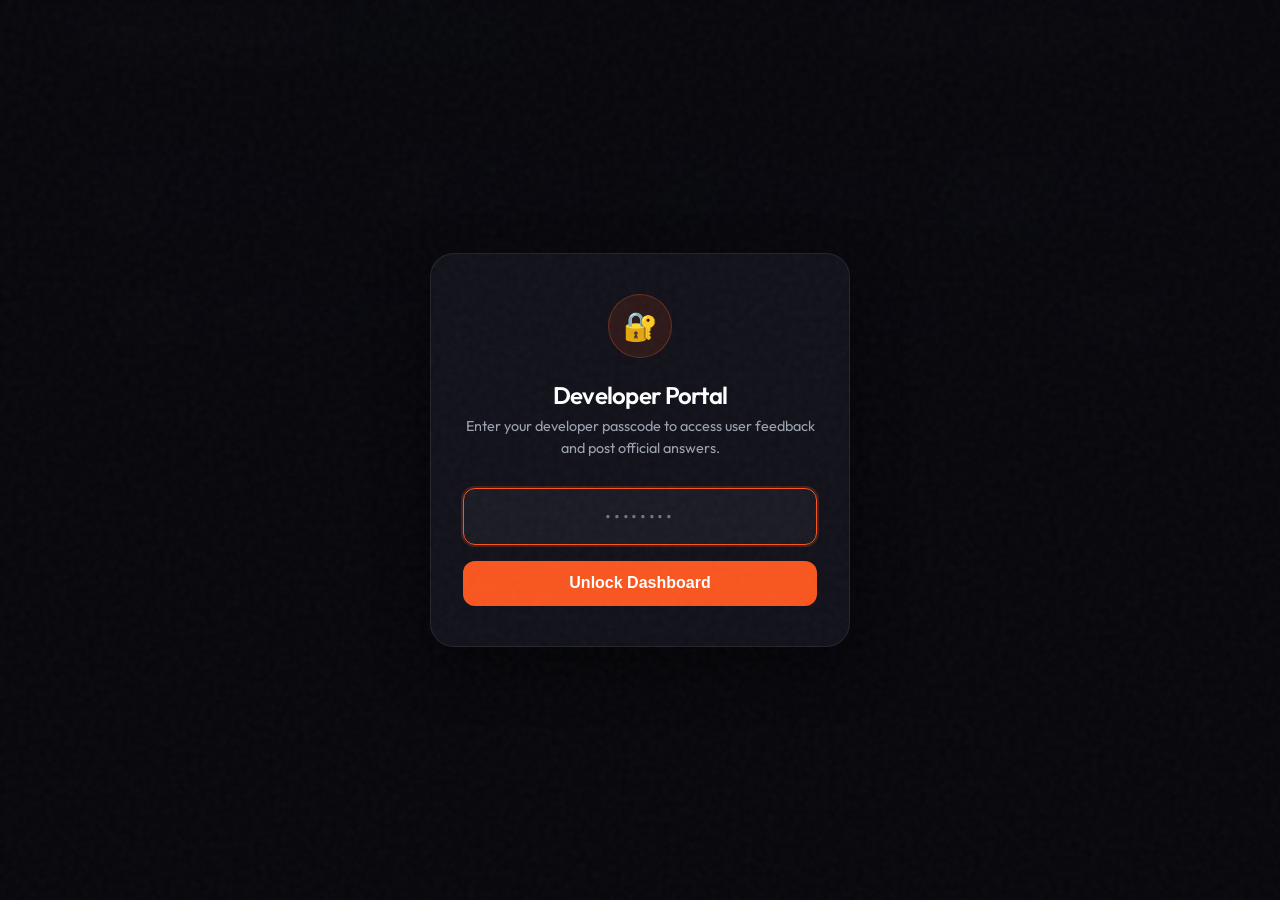
<file: dashboard.html>
<!DOCTYPE html>
<html lang="en">

<head>
    <meta charset="UTF-8">
    <meta name="viewport" content="width=device-width, initial-scale=1.0, maximum-scale=1.0, user-scalable=no">
    <title>RideSynk | Developer Dashboard</title>
    <link rel="preconnect" href="https://fonts.googleapis.com">
    <link rel="preconnect" href="https://fonts.gstatic.com" crossorigin>
    <link href="https://fonts.googleapis.com/css2?family=Outfit:wght@300;400;500;600;700&display=swap" rel="stylesheet">
    <link rel="stylesheet" href="style.css">
    <style>
        :root {
            --dev-bg: #08080d;
            --dev-card-bg: #101018;
            --dev-border: rgba(255, 255, 255, 0.08);
            --dev-accent: #f9561f;
            --dev-success: #22c55e;
            --dev-warning: #f59e0b;
            --dev-text: #f3f4f6;
            --dev-sub: #9ca3af;
        }

        body {
            background-color: var(--dev-bg);
            color: var(--dev-text);
            font-family: var(--font-main);
            min-height: 100vh;
        }

        /* Top Navbar */
        .dev-nav {
            background: rgba(16, 16, 24, 0.85);
            backdrop-filter: blur(14px);
            border-bottom: 1px solid var(--dev-border);
            position: sticky;
            top: 0;
            z-index: 100;
            padding: 1rem 0;
        }

        .dev-nav-container {
            display: flex;
            align-items: center;
            justify-content: space-between;
        }

        .dev-logo-group {
            display: flex;
            align-items: center;
            gap: 12px;
        }

        .dev-logo-group h1 {
            font-size: 1.35rem;
            color: #fff;
            margin: 0;
            font-weight: 700;
        }

        .dev-badge-live {
            display: inline-flex;
            align-items: center;
            gap: 6px;
            background: rgba(34, 197, 94, 0.12);
            border: 1px solid rgba(34, 197, 94, 0.3);
            color: #4ade80;
            padding: 3px 10px;
            border-radius: 100px;
            font-size: 0.75rem;
            font-weight: 700;
            text-transform: uppercase;
            letter-spacing: 0.05em;
        }

        .dev-live-dot {
            width: 6px;
            height: 6px;
            border-radius: 50%;
            background: #4ade80;
            box-shadow: 0 0 8px #4ade80;
        }

        .dev-nav-actions {
            display: flex;
            align-items: center;
            gap: 10px;
        }

        .dev-btn-sm {
            padding: 0.5rem 1rem;
            font-size: 0.85rem;
            border-radius: 100px;
            border: 1px solid var(--dev-border);
            background: rgba(255, 255, 255, 0.04);
            color: var(--dev-text);
            cursor: pointer;
            font-weight: 600;
            transition: all 0.2s ease;
        }

        .dev-btn-sm:hover {
            background: rgba(255, 255, 255, 0.1);
            color: #fff;
        }

        /* Passcode Gate Modal */
        #authGateModal {
            position: fixed;
            inset: 0;
            background: rgba(8, 8, 13, 0.96);
            backdrop-filter: blur(20px);
            z-index: 1000;
            display: flex;
            align-items: center;
            justify-content: center;
            padding: 1.5rem;
        }

        .auth-card {
            background: #11111a;
            border: 1px solid var(--dev-border);
            border-radius: 24px;
            padding: 2.5rem 2rem;
            max-width: 420px;
            width: 100%;
            text-align: center;
            box-shadow: 0 20px 50px rgba(0, 0, 0, 0.5);
        }

        .auth-icon {
            width: 64px;
            height: 64px;
            background: rgba(249, 86, 31, 0.12);
            border: 1px solid rgba(249, 86, 31, 0.3);
            border-radius: 50%;
            display: flex;
            align-items: center;
            justify-content: center;
            margin: 0 auto 1.5rem;
            font-size: 1.75rem;
        }

        .auth-card h2 {
            font-size: 1.5rem;
            color: #fff;
            margin-bottom: 0.5rem;
        }

        .auth-card p {
            color: var(--dev-sub);
            font-size: 0.9rem;
            margin-bottom: 1.75rem;
        }

        .auth-input {
            width: 100%;
            padding: 1rem 1.25rem;
            background: rgba(255, 255, 255, 0.04);
            border: 1px solid var(--dev-border);
            border-radius: 12px;
            color: #fff;
            font-size: 1.1rem;
            text-align: center;
            letter-spacing: 0.15em;
            margin-bottom: 1rem;
            outline: none;
            font-family: inherit;
        }

        .auth-input:focus {
            border-color: var(--dev-accent);
            box-shadow: 0 0 0 2px rgba(249, 86, 31, 0.2);
        }

        .auth-btn {
            width: 100%;
            padding: 0.85rem;
            background: var(--dev-accent);
            color: #fff;
            border: none;
            border-radius: 12px;
            font-size: 1rem;
            font-weight: 600;
            cursor: pointer;
            transition: opacity 0.2s ease;
        }

        .auth-btn:hover {
            opacity: 0.9;
        }

        .auth-hint {
            font-size: 0.78rem;
            color: var(--dev-sub);
            margin-top: 1rem;
        }

        /* Stats Grid */
        .stats-grid {
            display: grid;
            grid-template-columns: repeat(auto-fit, minmax(200px, 1fr));
            gap: 1rem;
            margin: 2rem 0;
        }

        .stat-card {
            background: var(--dev-card-bg);
            border: 1px solid var(--dev-border);
            border-radius: 18px;
            padding: 1.25rem 1.5rem;
        }

        .stat-card .stat-label {
            font-size: 0.82rem;
            text-transform: uppercase;
            letter-spacing: 0.06em;
            color: var(--dev-sub);
            margin-bottom: 0.35rem;
        }

        .stat-card .stat-value {
            font-size: 2rem;
            font-weight: 700;
            color: #fff;
        }

        /* Filter & Search Bar */
        .controls-bar {
            display: flex;
            align-items: center;
            justify-content: space-between;
            flex-wrap: wrap;
            gap: 1rem;
            margin-bottom: 1.5rem;
            background: var(--dev-card-bg);
            border: 1px solid var(--dev-border);
            border-radius: 16px;
            padding: 0.85rem 1.25rem;
        }

        .filter-tabs {
            display: flex;
            gap: 6px;
            flex-wrap: wrap;
        }

        .filter-tab {
            padding: 0.45rem 1rem;
            border-radius: 100px;
            border: 1px solid transparent;
            background: transparent;
            color: var(--dev-sub);
            font-size: 0.85rem;
            font-weight: 600;
            cursor: pointer;
            transition: all 0.2s;
        }

        .filter-tab.active {
            background: rgba(255, 255, 255, 0.1);
            color: #fff;
            border-color: rgba(255, 255, 255, 0.12);
        }

        .search-box {
            display: flex;
            align-items: center;
            gap: 8px;
            background: rgba(255, 255, 255, 0.04);
            border: 1px solid var(--dev-border);
            border-radius: 100px;
            padding: 0.4rem 1rem;
            flex: 1;
            max-width: 320px;
        }

        .search-box input {
            background: transparent;
            border: none;
            color: #fff;
            font-size: 0.88rem;
            width: 100%;
            outline: none;
            font-family: inherit;
        }

        /* Question Cards */
        .questions-container {
            display: flex;
            flex-direction: column;
            gap: 1.25rem;
            margin-bottom: 3rem;
        }

        .q-card {
            background: var(--dev-card-bg);
            border: 1px solid var(--dev-border);
            border-radius: 20px;
            padding: 1.5rem;
            position: relative;
            transition: border-color 0.2s ease;
        }

        .q-card.is-pending {
            border-left: 4px solid var(--dev-warning);
        }

        .q-card.is-answered {
            border-left: 4px solid var(--dev-success);
        }

        .q-header {
            display: flex;
            align-items: flex-start;
            justify-content: space-between;
            margin-bottom: 1rem;
            flex-wrap: wrap;
            gap: 10px;
        }

        .q-user-info {
            display: flex;
            align-items: center;
            gap: 12px;
        }

        .q-avatar {
            width: 42px;
            height: 42px;
            background: #1a1a28;
            border: 1px solid rgba(255, 255, 255, 0.1);
            border-radius: 50%;
            display: flex;
            align-items: center;
            justify-content: center;
            font-size: 1.1rem;
            font-weight: 700;
            color: #fff;
        }

        .q-meta-text {
            display: flex;
            flex-direction: column;
        }

        .q-name {
            font-size: 1.05rem;
            font-weight: 600;
            color: #fff;
            display: flex;
            align-items: center;
            gap: 8px;
        }

        .q-email {
            font-size: 0.82rem;
            color: var(--dev-sub);
            margin-top: 2px;
        }

        .q-email a {
            color: var(--dev-sub);
            text-decoration: underline;
        }

        .q-status-badge {
            padding: 4px 12px;
            border-radius: 100px;
            font-size: 0.78rem;
            font-weight: 700;
            text-transform: uppercase;
            letter-spacing: 0.05em;
        }

        .q-status-badge.pending {
            background: rgba(245, 158, 11, 0.15);
            color: #fbbf24;
            border: 1px solid rgba(245, 158, 11, 0.3);
        }

        .q-status-badge.answered {
            background: rgba(34, 197, 94, 0.15);
            color: #4ade80;
            border: 1px solid rgba(34, 197, 94, 0.3);
        }

        .q-body {
            background: rgba(255, 255, 255, 0.02);
            border: 1px solid rgba(255, 255, 255, 0.04);
            border-radius: 14px;
            padding: 1.1rem 1.25rem;
            margin-bottom: 1.25rem;
            font-size: 1.05rem;
            line-height: 1.6;
            color: #e5e7eb;
            white-space: pre-line;
        }

        /* Developer Reply Box */
        .q-reply-section {
            background: #14141e;
            border: 1px solid rgba(249, 86, 31, 0.2);
            border-radius: 16px;
            padding: 1.25rem;
            margin-top: 1rem;
        }

        .q-reply-header {
            display: flex;
            align-items: center;
            justify-content: space-between;
            margin-bottom: 0.75rem;
        }

        .q-reply-title {
            font-size: 0.88rem;
            font-weight: 700;
            color: var(--dev-accent);
            display: flex;
            align-items: center;
            gap: 6px;
        }

        .q-reply-textarea {
            width: 100%;
            min-height: 90px;
            background: rgba(0, 0, 0, 0.3);
            border: 1px solid var(--dev-border);
            border-radius: 10px;
            padding: 0.85rem;
            color: #fff;
            font-size: 0.95rem;
            font-family: inherit;
            resize: vertical;
            outline: none;
            margin-bottom: 0.75rem;
        }

        .q-reply-textarea:focus {
            border-color: var(--dev-accent);
        }

        .q-quick-snippets {
            display: flex;
            gap: 6px;
            flex-wrap: wrap;
            margin-bottom: 0.85rem;
        }

        .snippet-chip {
            background: rgba(255, 255, 255, 0.05);
            border: 1px solid rgba(255, 255, 255, 0.08);
            border-radius: 100px;
            padding: 3px 10px;
            font-size: 0.75rem;
            color: var(--dev-sub);
            cursor: pointer;
            transition: all 0.2s;
        }

        .snippet-chip:hover {
            background: rgba(249, 86, 31, 0.15);
            border-color: var(--dev-accent);
            color: #fff;
        }

        .q-actions-bar {
            display: flex;
            align-items: center;
            justify-content: space-between;
            flex-wrap: wrap;
            gap: 10px;
        }

        .btn-post-reply {
            background: var(--dev-accent);
            color: #fff;
            border: none;
            border-radius: 8px;
            padding: 0.6rem 1.4rem;
            font-size: 0.88rem;
            font-weight: 600;
            cursor: pointer;
            transition: transform 0.15s ease;
        }

        .btn-post-reply:hover {
            transform: scale(1.03);
        }

        /* Delete Button (Silent Dev Delete) */
        .btn-delete-q {
            background: transparent;
            color: #ef4444;
            border: 1px solid rgba(239, 68, 68, 0.3);
            border-radius: 8px;
            padding: 0.55rem 1rem;
            font-size: 0.82rem;
            font-weight: 600;
            cursor: pointer;
            transition: all 0.2s ease;
            display: inline-flex;
            align-items: center;
            gap: 6px;
        }

        .btn-delete-q:hover {
            background: rgba(239, 68, 68, 0.15);
            border-color: #ef4444;
        }

        /* Toast notifications */
        #devToast {
            position: fixed;
            bottom: 24px;
            right: 24px;
            background: #181824;
            color: #fff;
            border: 1px solid var(--dev-border);
            padding: 1rem 1.5rem;
            border-radius: 12px;
            box-shadow: 0 10px 30px rgba(0, 0, 0, 0.4);
            display: none;
            align-items: center;
            gap: 10px;
            z-index: 9999;
            font-weight: 500;
        }

        #devToast.show {
            display: flex;
            animation: slideUpToast 0.3s ease-out;
        }

        @keyframes slideUpToast {
            from { transform: translateY(20px); opacity: 0; }
            to { transform: translateY(0); opacity: 1; }
        }
    </style>
</head>

<body>
    <div class="noise-overlay"></div>

    <!-- Passcode Gate -->
    <div id="authGateModal">
        <div class="auth-card">
            <div class="auth-icon">🔐</div>
            <h2>Developer Portal</h2>
            <p>Enter your developer passcode to access user feedback and post official answers.</p>
            <input type="password" id="passcodeInput" class="auth-input" placeholder="••••••••" autofocus>
            <button type="button" id="btnUnlock" class="auth-btn">Unlock Dashboard</button>
            
        </div>
    </div>

    <!-- Dashboard Header -->
    <nav class="dev-nav">
        <div class="container dev-nav-container">
            <div class="dev-logo-group">
                <h1>RideSynk Developer Hub</h1>
                <span class="dev-badge-live">
                    <span class="dev-live-dot"></span> Supabase Connected
                </span>
            </div>
            <div class="dev-nav-actions">
                <a href="index.html" class="dev-btn-sm" target="_blank">Open Website ↗</a>
                <a href="updates.html" class="dev-btn-sm" target="_blank">Updates Page</a>
                <button type="button" id="btnLockDashboard" class="dev-btn-sm">🔒 Lock</button>
            </div>
        </div>
    </nav>

    <!-- Main Dashboard Area -->
    <main class="container" style="padding-top: 2rem;">
        <!-- Metrics -->
        <div class="stats-grid">
            <div class="stat-card">
                <div class="stat-label">Total Questions</div>
                <div class="stat-value" id="metricTotal">0</div>
            </div>
            <div class="stat-card">
                <div class="stat-label">Pending Answers</div>
                <div class="stat-value" style="color: #f59e0b;" id="metricPending">0</div>
            </div>
            <div class="stat-card">
                <div class="stat-label">Answered</div>
                <div class="stat-value" style="color: #22c55e;" id="metricAnswered">0</div>
            </div>
            <div class="stat-card">
                <div class="stat-label">Avg Excitement</div>
                <div class="stat-value" style="color: #60a5fa;" id="metricAvgRating">5.0 ★</div>
            </div>
        </div>

        <!-- Controls: Filters & Search -->
        <div class="controls-bar">
            <div class="filter-tabs">
                <button type="button" class="filter-tab active" data-tab="all" id="tabAll">All (<span id="countAll">0</span>)</button>
                <button type="button" class="filter-tab" data-tab="pending" id="tabPending">Needs Reply (<span id="countPending">0</span>)</button>
                <button type="button" class="filter-tab" data-tab="answered" id="tabAnswered">Answered (<span id="countAnswered">0</span>)</button>
            </div>

            <div class="search-box">
                <span>🔍</span>
                <input type="text" id="searchInput" placeholder="Search by name, question, or email...">
            </div>

            <button type="button" class="dev-btn-sm" id="btnRefresh">↻ Refresh</button>
        </div>

        <!-- Question List Container -->
        <div id="questionsContainer" class="questions-container">
            <div style="text-align:center; padding: 3rem; color: var(--dev-sub);">
                Connecting to database...
            </div>
        </div>
    </main>

    <!-- Toast Notification -->
    <div id="devToast">
        <span id="toastIcon">✅</span>
        <span id="toastMsg">Action completed successfully</span>
    </div>

    <script>
        const SUPABASE_URL = "https://dsiwrotsqvjfjonrctdy.supabase.co";
        const SUPABASE_ANON_KEY = "eyJhbGciOiJIUzI1NiIsInR5cCI6IkpXVCJ9.eyJpc3MiOiJzdXBhYmFzZSIsInJlZiI6ImRzaXdyb3RzcXZqZmpvbnJjdGR5Iiwicm9sZSI6ImFub24iLCJpYXQiOjE3NzIxMTU3OTQsImV4cCI6MjA4NzY5MTc5NH0.56By-U13BEPNm2VGj2mlFyzVUy8Py8xR5d0zS7x5GoY";
        const MASTER_PASSCODE = "ridesynk-dev";

        const ratingEmojiMap = { 1: "😫", 2: "😐", 3: "😊", 4: "🔥", 5: "🚀" };

        let allQuestions = [];
        let activeTab = "all";
        let searchQuery = "";

        // Elements
        const authGateModal = document.getElementById("authGateModal");
        const passcodeInput = document.getElementById("passcodeInput");
        const btnUnlock = document.getElementById("btnUnlock");
        const btnLockDashboard = document.getElementById("btnLockDashboard");
        const questionsContainer = document.getElementById("questionsContainer");
        const btnRefresh = document.getElementById("btnRefresh");
        const searchInput = document.getElementById("searchInput");

        // Auth Gate Check
        function checkAuth() {
            if (sessionStorage.getItem("ridesynk_dev_auth") === "true") {
                authGateModal.style.display = "none";
                fetchQuestions();
            } else {
                authGateModal.style.display = "flex";
            }
        }

        btnUnlock.addEventListener("click", () => {
            const entered = passcodeInput.value.trim();
            if (entered === MASTER_PASSCODE) {
                sessionStorage.setItem("ridesynk_dev_auth", "true");
                authGateModal.style.display = "none";
                showToast("Welcome Gaurav! Connected to live database.", "🚀");
                fetchQuestions();
            } else {
                alert("Incorrect passcode.");
            }
        });

        passcodeInput.addEventListener("keypress", (e) => {
            if (e.key === "Enter") btnUnlock.click();
        });

        btnLockDashboard.addEventListener("click", () => {
            sessionStorage.removeItem("ridesynk_dev_auth");
            location.reload();
        });

        // Toast Helper
        function showToast(msg, icon = "✅") {
            const toast = document.getElementById("devToast");
            document.getElementById("toastMsg").textContent = msg;
            document.getElementById("toastIcon").textContent = icon;
            toast.classList.add("show");
            setTimeout(() => {
                toast.classList.remove("show");
            }, 3000);
        }

        function escapeHtml(str) {
            if (!str) return "";
            return str
                .replace(/&/g, "&amp;")
                .replace(/</g, "&lt;")
                .replace(/>/g, "&gt;")
                .replace(/"/g, "&quot;")
                .replace(/'/g, "&#039;");
        }

        // Fetch Questions from Supabase
        async function fetchQuestions() {
            questionsContainer.innerHTML = `<div style="text-align:center; padding: 3rem; color: var(--dev-sub);">Fetching latest questions...</div>`;
            try {
                const res = await fetch(`${SUPABASE_URL}/rest/v1/feedback_questions?is_deleted=eq.false&order=created_at.desc`, {
                    headers: {
                        "apikey": SUPABASE_ANON_KEY,
                        "Authorization": `Bearer ${SUPABASE_ANON_KEY}`
                    },
                    cache: "no-store"
                });
                if (!res.ok) throw new Error("Failed to load questions");
                allQuestions = await res.json();
                updateMetrics();
                renderDashboard();
            } catch (err) {
                console.error(err);
                questionsContainer.innerHTML = `<div style="text-align:center; padding: 3rem; color: #ef4444;">Error loading questions from Supabase. Check console.</div>`;
            }
        }

        function updateMetrics() {
            const total = allQuestions.length;
            const pending = allQuestions.filter(q => !q.dev_response || !q.dev_response.trim()).length;
            const answered = allQuestions.filter(q => q.dev_response && q.dev_response.trim().length > 0).length;

            let avgRating = 5.0;
            if (total > 0) {
                const sum = allQuestions.reduce((acc, q) => acc + (q.rating || 5), 0);
                avgRating = (sum / total).toFixed(1);
            }

            document.getElementById("metricTotal").textContent = total;
            document.getElementById("metricPending").textContent = pending;
            document.getElementById("metricAnswered").textContent = answered;
            document.getElementById("metricAvgRating").textContent = `${avgRating} ★`;

            document.getElementById("countAll").textContent = total;
            document.getElementById("countPending").textContent = pending;
            document.getElementById("countAnswered").textContent = answered;
        }

        function renderDashboard() {
            let filtered = allQuestions;

            if (activeTab === "pending") {
                filtered = filtered.filter(q => !q.dev_response || !q.dev_response.trim());
            } else if (activeTab === "answered") {
                filtered = filtered.filter(q => q.dev_response && q.dev_response.trim().length > 0);
            }

            if (searchQuery) {
                const qLower = searchQuery.toLowerCase();
                filtered = filtered.filter(q => 
                    (q.name && q.name.toLowerCase().includes(qLower)) ||
                    (q.message && q.message.toLowerCase().includes(qLower)) ||
                    (q.email && q.email.toLowerCase().includes(qLower))
                );
            }

            if (filtered.length === 0) {
                questionsContainer.innerHTML = `
                    <div style="text-align:center; padding: 4rem 1rem; color: var(--dev-sub); background: var(--dev-card-bg); border-radius: 20px; border: 1px dashed var(--dev-border);">
                        <div style="font-size: 2.5rem; margin-bottom: 0.5rem;">🎉</div>
                        <h3>No questions found in this view</h3>
                        <p style="font-size: 0.9rem; margin-top: 4px;">You are all caught up!</p>
                    </div>`;
                return;
            }

            questionsContainer.innerHTML = filtered.map(q => {
                const isAnswered = q.dev_response && q.dev_response.trim().length > 0;
                const ratingEmoji = ratingEmojiMap[q.rating] || "🚀";
                const createdDate = new Date(q.created_at).toLocaleString();
                const avatar = (q.name || "R").charAt(0).toUpperCase();

                return `
                    <div class="q-card ${isAnswered ? 'is-answered' : 'is-pending'}" id="card-${q.id}">
                        <div class="q-header">
                            <div class="q-user-info">
                                <div class="q-avatar">${escapeHtml(avatar)}</div>
                                <div class="q-meta-text">
                                    <div class="q-name">
                                        ${escapeHtml(q.name)}
                                        <span title="Rating: ${q.rating || 5}/5" style="display: inline-flex; align-items: center; gap: 3px; font-size: 0.75rem; font-weight: 700; color: #d97706; background: rgba(245,158,11,0.12); border: 1px solid rgba(245,158,11,0.25); padding: 2px 7px; border-radius: 20px;">
                                            <svg width="11" height="11" viewBox="0 0 24 24" fill="#f59e0b"><path d="M12 2l3.09 6.26L22 9.27l-5 4.87 1.18 6.88L12 17.77l-6.18 3.25L7 14.14 2 9.27l6.91-1.01L12 2z"/></svg>
                                            ${q.rating || 5}.0
                                        </span>
                                    </div>
                                    <div class="q-email">
                                        ${q.email ? `<a href="mailto:${escapeHtml(q.email)}">${escapeHtml(q.email)}</a>` : 'No email provided'} · <span>${createdDate}</span>
                                    </div>
                                </div>
                            </div>
                            <span class="q-status-badge ${isAnswered ? 'answered' : 'pending'}">
                                ${isAnswered ? '✓ Answered' : '⏳ Needs Reply'}
                            </span>
                        </div>

                        <div class="q-body">
                            ${escapeHtml(q.message)}
                        </div>

                        <!-- Developer Reply Form -->
                        <div class="q-reply-section">
                            <div class="q-reply-header">
                                <span class="q-reply-title">
                                    🛠️ Your Developer Response (Visible on Website)
                                </span>
                                ${q.dev_responded_at ? `<span style="font-size: 0.75rem; color: var(--dev-sub);">Replied on ${new Date(q.dev_responded_at).toLocaleDateString()}</span>` : ''}
                            </div>

                            <div class="q-quick-snippets">
                                <span class="snippet-chip" onclick="insertSnippet('${q.id}', 'Thanks for the feedback! We are planning this for our upcoming version.')">💡 Plan for next version</span>
                                <span class="snippet-chip" onclick="insertSnippet('${q.id}', 'Great suggestion! We are actively testing this feature on the road.')">🏍️ Actively testing</span>
                                <span class="snippet-chip" onclick="insertSnippet('${q.id}', 'Thank you for supporting RideSynk! Appreciate your thoughts.')">🙏 Thank you note</span>
                            </div>

                            <textarea id="replyText-${q.id}" class="q-reply-textarea" placeholder="Type your developer response to this rider...">${escapeHtml(q.dev_response || '')}</textarea>

                            <div class="q-actions-bar">
                                <button type="button" class="btn-post-reply" onclick="postDeveloperReply('${q.id}')">
                                    ${isAnswered ? 'Update Response' : 'Post Official Response'}
                                </button>

                                <button type="button" class="btn-delete-q" title="Delete question silently" onclick="deleteUserQuestion('${q.id}', '${escapeHtml(q.name)}')">
                                    🗑️ Delete Message
                                </button>
                            </div>
                        </div>
                    </div>
                `;
            }).join("");
        }

        // Quick snippet insert
        window.insertSnippet = function(id, text) {
            const textarea = document.getElementById(`replyText-${id}`);
            if (textarea) {
                textarea.value = text;
                textarea.focus();
            }
        };

        // Post / Update Developer Reply
        window.postDeveloperReply = async function(id) {
            const textarea = document.getElementById(`replyText-${id}`);
            const replyText = textarea ? textarea.value.trim() : "";

            if (!replyText) {
                alert("Please enter a response before posting.");
                return;
            }

            const btn = document.querySelector(`button[onclick="postDeveloperReply('${id}')"]`);
            const origText = btn ? btn.textContent : "";
            if (btn) {
                btn.disabled = true;
                btn.textContent = "Publishing...";
            }

            try {
                const res = await fetch(`${SUPABASE_URL}/rest/v1/feedback_questions?id=eq.${id}`, {
                    method: "PATCH",
                    headers: {
                        "apikey": SUPABASE_ANON_KEY,
                        "Authorization": `Bearer ${SUPABASE_ANON_KEY}`,
                        "Content-Type": "application/json",
                        "Prefer": "return=representation"
                    },
                    body: JSON.stringify({
                        dev_response: replyText,
                        dev_responded_at: new Date().toISOString(),
                        status: "answered"
                    })
                });

                if (!res.ok) throw new Error("Failed to update response");

                const updated = await res.json();
                if (!updated || updated.length === 0) {
                    throw new Error("No record was updated in database.");
                }

                showToast("Response published live to the website!", "🚀");
                await fetchQuestions();
            } catch (err) {
                console.error(err);
                alert("Error posting response: " + (err.message || err));
                if (btn) {
                    btn.disabled = false;
                    btn.textContent = origText;
                }
            }
        };

        // Silent Delete Message (as requested: "DEVELOPER HAVE POWER TO DELET THE SER MESSAGE FROM DEVELOPER END (WITHOUT KNOWING TO USER)")
        window.deleteUserQuestion = async function(id, name) {
            const confirmDel = confirm(`Are you sure you want to delete the message from "${name}"?\n\nThis will silently remove it from the database and the live website.`);
            if (!confirmDel) return;

            try {
                // Soft delete via is_deleted flag or hard DELETE
                const res = await fetch(`${SUPABASE_URL}/rest/v1/feedback_questions?id=eq.${id}`, {
                    method: "DELETE",
                    headers: {
                        "apikey": SUPABASE_ANON_KEY,
                        "Authorization": `Bearer ${SUPABASE_ANON_KEY}`
                    }
                });

                if (!res.ok) throw new Error("Delete failed");

                showToast("Message deleted silently.", "🗑️");
                // Remove from local list and update
                allQuestions = allQuestions.filter(q => q.id !== id);
                updateMetrics();
                renderDashboard();
            } catch (err) {
                console.error(err);
                alert("Error deleting question. Please check database permissions.");
            }
        };

        // Filter Tabs
        document.querySelectorAll(".filter-tab").forEach(tab => {
            tab.addEventListener("click", () => {
                document.querySelectorAll(".filter-tab").forEach(t => t.classList.remove("active"));
                tab.classList.add("active");
                activeTab = tab.getAttribute("data-tab");
                renderDashboard();
            });
        });

        // Search Input
        searchInput.addEventListener("input", (e) => {
            searchQuery = e.target.value.trim();
            renderDashboard();
        });

        // Refresh
        btnRefresh.addEventListener("click", fetchQuestions);

        // Run auth check on load
        checkAuth();
    </script>
</body>

</html>
</file>
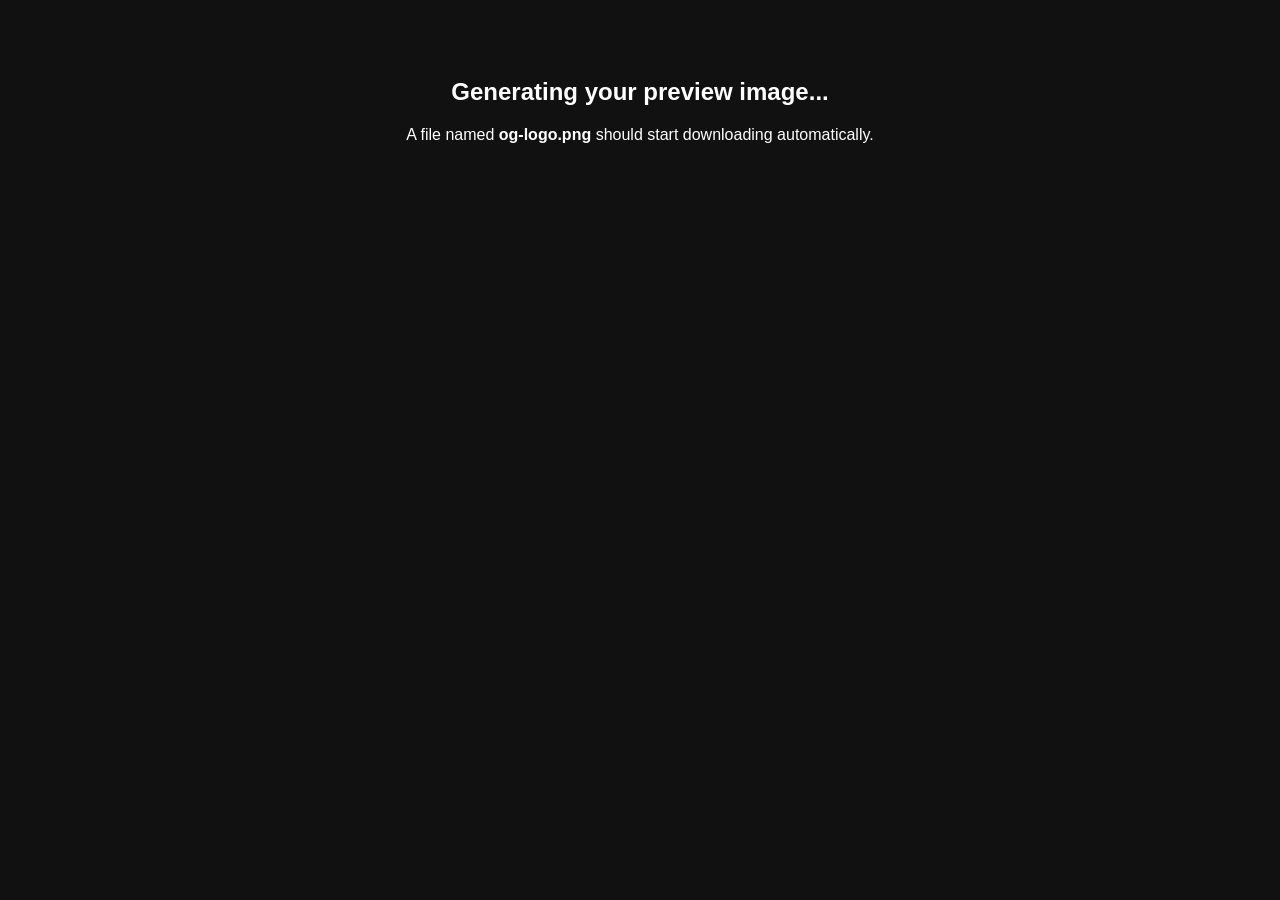
<file: generate-logo.html>
<!DOCTYPE html>
<html>
<head>
    <title>Logo Generator</title>
</head>
<body style="background: #111; color: white; font-family: sans-serif; text-align: center; padding: 50px;">
    <h2>Generating your preview image...</h2>
    <p>A file named <b>og-logo.png</b> should start downloading automatically.</p>
    <canvas id="canvas" width="1200" height="630" style="display:none;"></canvas>
    
    <script>
        window.onload = function() {
            var canvas = document.getElementById("canvas");
            var ctx = canvas.getContext("2d");
            
            // Draw background
            ctx.fillStyle = "#0d0d16";
            ctx.fillRect(0, 0, canvas.width, canvas.height);
            
            // Draw SVG Logo
            var svgData = `
                <svg xmlns="http://www.w3.org/2000/svg" width="200" height="200" viewBox="0 0 100 100">
                    <path d="M 50 15 L 85 15 L 85 50 A 35 35 0 1 1 50 15 Z" fill="none" stroke="white" stroke-width="12" stroke-linejoin="miter" stroke-miterlimit="4" />
                </svg>
            `;
            
            var img = new Image();
            var svg = new Blob([svgData], {type: "image/svg+xml;charset=utf-8"});
            var url = DOMURL.createObjectURL(svg);
            
            img.onload = function() {
                // Determine layout
                var centerX = canvas.width / 2;
                var centerY = canvas.height / 2;
                
                // Draw Icon
                ctx.drawImage(img, centerX - 100, centerY - 150, 200, 200);
                
                // Draw Text
                ctx.fillStyle = "white";
                ctx.font = "bold 80px Outfit, sans-serif";
                ctx.textAlign = "center";
                ctx.fillText("RideSynk", centerX, centerY + 120);
                
                // Download Image
                var pngUrl = canvas.toDataURL("image/png");
                var downloadLink = document.createElement("a");
                downloadLink.href = pngUrl;
                downloadLink.download = "og-logo.png";
                document.body.appendChild(downloadLink);
                downloadLink.click();
                document.body.removeChild(downloadLink);
                
                DOMURL.revokeObjectURL(url);
            };
            
            var DOMURL = window.URL || window.webkitURL || window;
            img.src = url;
        }
    </script>
</body>
</html>
</file>
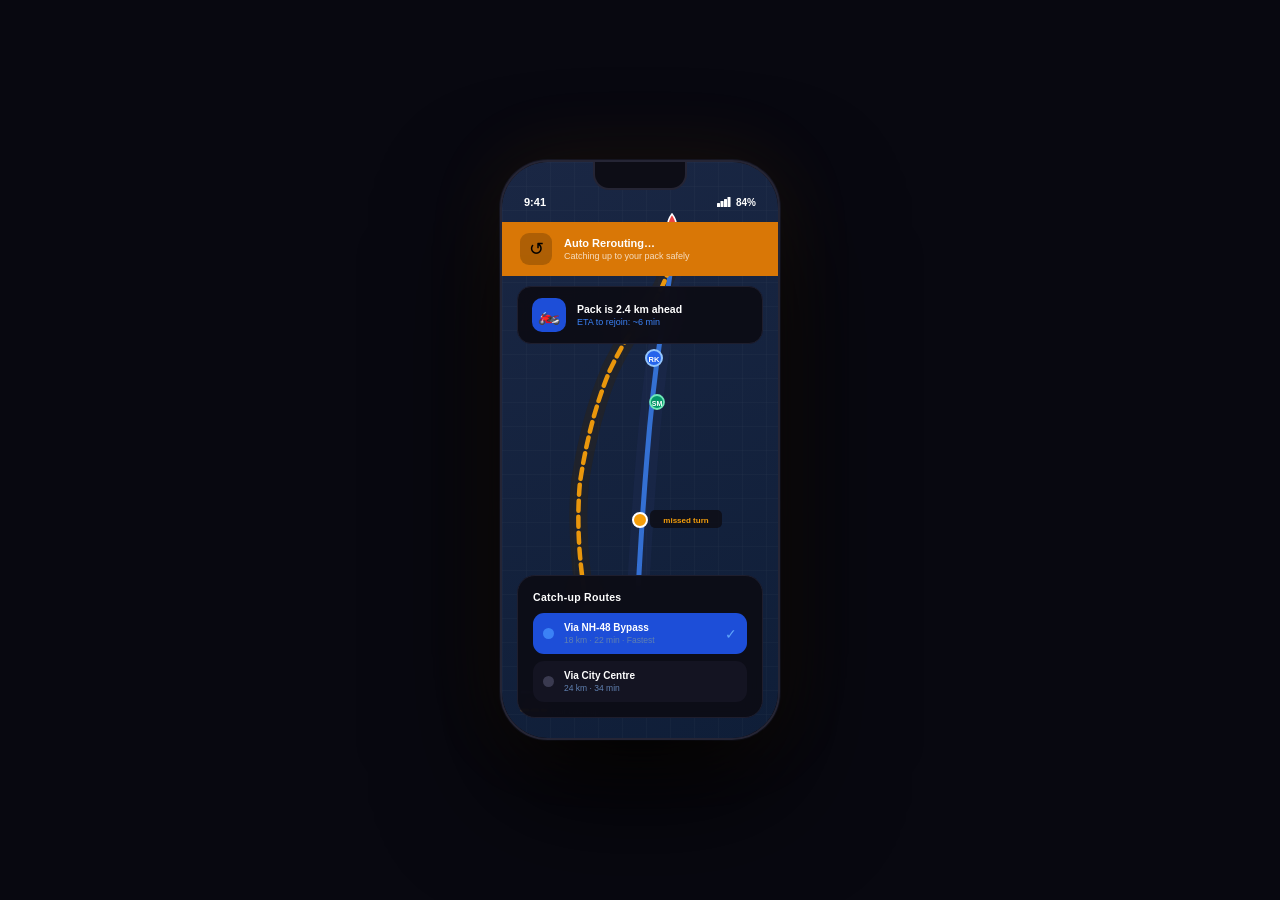
<file: mockup-auto-reroute.html>
<!DOCTYPE html>
<html lang="en">
<head>
<meta charset="UTF-8"/>
<meta name="viewport" content="width=device-width, initial-scale=1.0"/>
<title>RideSynk – Auto Reroute</title>
<style>
*{box-sizing:border-box;margin:0;padding:0;}
body{background:#080810;display:flex;align-items:center;justify-content:center;min-height:100vh;font-family:sans-serif;}

.phone{width:280px;height:580px;background:#0d0d16;border-radius:48px;border:2.5px solid #252535;position:relative;overflow:hidden;box-shadow:0 50px 120px rgba(0,0,0,0.95),0 0 0 1px #1a1a28,inset 0 1px 0 rgba(255,255,255,0.07),0 0 80px rgba(245,158,11,0.1);}
.phone::before{content:'';position:absolute;top:0;left:50%;transform:translateX(-50%);width:90px;height:26px;background:#0d0d16;border-radius:0 0 16px 16px;z-index:100;border:2.5px solid #252535;border-top:none;}
.phone-inner{width:100%;height:100%;overflow:hidden;border-radius:46px;position:relative;}

/* map */
.map{position:absolute;inset:0;background:linear-gradient(155deg,#1a2744 0%,#0f1e38 100%);}
.map-grid{position:absolute;inset:0;opacity:0.09;}

/* status bar */
.sbar{display:flex;justify-content:space-between;align-items:center;padding:34px 22px 0;font-size:11px;font-weight:700;color:#fff;position:absolute;top:0;left:0;right:0;z-index:50;}

/* reroute banner */
.reroute-banner{position:absolute;top:60px;left:0;right:0;background:#d97706;padding:11px 18px;display:flex;align-items:center;gap:12px;z-index:25;}
.rb-icon{width:32px;height:32px;background:rgba(0,0,0,0.2);border-radius:9px;display:flex;align-items:center;justify-content:center;font-size:18px;flex-shrink:0;}
.rb1{font-size:11px;font-weight:800;color:#fff;}
.rb2{font-size:9px;color:rgba(255,255,255,0.75);margin-top:2px;}

/* catchup chip */
.catchup{position:absolute;top:124px;left:15px;right:15px;z-index:22;background:rgba(13,13,22,0.96);border-radius:14px;padding:11px 14px;border:1px solid #1e1e2e;display:flex;align-items:center;gap:11px;backdrop-filter:blur(10px);}
.cc-icon{width:34px;height:34px;background:#1d4ed8;border-radius:10px;display:flex;align-items:center;justify-content:center;font-size:18px;flex-shrink:0;}
.cc1{font-size:10.5px;font-weight:700;color:#fff;}
.cc2{font-size:9px;color:#3b82f6;margin-top:2px;}

/* route card */
.route-card{position:absolute;bottom:20px;left:15px;right:15px;z-index:22;background:rgba(13,13,22,0.97);border-radius:18px;padding:15px;border:1px solid #1e1e2e;backdrop-filter:blur(12px);}
.rc-title{font-size:10.5px;font-weight:800;color:#fff;margin-bottom:10px;letter-spacing:0.3px;}
.ro{display:flex;align-items:center;gap:10px;padding:9px 10px;border-radius:11px;margin-bottom:7px;}
.ro:last-child{margin-bottom:0;}
.ro.sel{background:#1d4ed8;}
.ro.alt{background:#141422;}
.ro-dot{width:11px;height:11px;border-radius:50%;flex-shrink:0;}
.ro-n{font-size:10px;font-weight:700;color:#fff;}
.ro-d{font-size:8.5px;color:#6080b0;margin-top:2px;}
.ro-ck{color:#60a5fa;font-size:14px;margin-left:auto;}

/* spin animation for reroute icon */
@keyframes spin{from{transform:rotate(0deg)}to{transform:rotate(360deg)}}
.spin{display:inline-block;animation:spin 2s linear infinite;}
</style>
</head>
<body>
<div class="phone">
  <div class="phone-inner">
    <!-- Map -->
    <div class="map">
      <svg class="map-grid" width="280" height="580" xmlns="http://www.w3.org/2000/svg">
        <defs><pattern id="g" width="24" height="24" patternUnits="userSpaceOnUse"><path d="M24 0L0 0 0 24" fill="none" stroke="white" stroke-width="0.5"/></pattern></defs>
        <rect width="280" height="580" fill="url(#g)"/>
      </svg>
      <!-- Roads + routes -->
      <svg style="position:absolute;inset:0;" width="280" height="580">
        <!-- Road base group route -->
        <path d="M136,430 Q140,355 145,295 Q150,232 158,178 Q165,135 170,98" stroke="#1e2a50" stroke-width="22" fill="none" stroke-linecap="round" opacity="0.45"/>
        <!-- Road base my route -->
        <path d="M88,460 Q72,385 78,320 Q88,255 108,208 Q130,162 152,140 Q162,124 170,98" stroke="#2a2215" stroke-width="18" fill="none" stroke-linecap="round" opacity="0.45"/>

        <!-- Group route (blue solid) -->
        <path d="M136,430 Q140,355 145,295 Q150,232 158,178 Q165,135 170,98" stroke="#3b82f6" stroke-width="5" fill="none" stroke-linecap="round" opacity="0.8"/>
        <!-- My catch-up route (amber dashed) -->
        <path d="M88,460 Q72,385 78,320 Q88,255 108,208 Q130,162 152,140 Q162,124 170,98" stroke="#f59e0b" stroke-width="4.5" fill="none" stroke-linecap="round" stroke-dasharray="10 6" opacity="0.95"/>

        <!-- Diverge point -->
        <circle cx="138" cy="358" r="7" fill="#f59e0b" stroke="#fff" stroke-width="2"/>
        <!-- missed turn label -->
        <rect x="148" y="348" width="72" height="18" rx="5" fill="rgba(13,13,22,0.85)"/>
        <text x="184" y="361" text-anchor="middle" font-size="8" fill="#f59e0b" font-weight="700" font-family="sans-serif">missed turn</text>

        <!-- Destination -->
        <circle cx="170" cy="98" r="8" fill="#ef4444" stroke="#fff" stroke-width="2.5"/>
        <path d="M170,78 Q179,64 170,52 Q161,64 170,78Z" fill="#ef4444" stroke="#fff" stroke-width="1.5"/>

        <!-- My position -->
        <circle cx="88" cy="460" r="9" fill="#0d0d16" stroke="#fff" stroke-width="2.5"/>
        <text x="88" y="464" text-anchor="middle" font-size="8" font-weight="800" fill="white" font-family="sans-serif">ME</text>

        <!-- Pack lead -->
        <circle cx="152" cy="196" r="8" fill="#2563eb" stroke="#93c5fd" stroke-width="2"/>
        <text x="152" y="199.5" text-anchor="middle" font-size="7.5" font-weight="800" fill="white" font-family="sans-serif">RK</text>

        <!-- Pack 2 -->
        <circle cx="155" cy="240" r="7" fill="#059669" stroke="#6ee7b7" stroke-width="1.8"/>
        <text x="155" y="243.5" text-anchor="middle" font-size="7" font-weight="800" fill="white" font-family="sans-serif">SM</text>

        <!-- Legend lines -->
        <line x1="20" y1="530" x2="44" y2="530" stroke="#3b82f6" stroke-width="3" stroke-linecap="round"/>
        <text x="48" y="534" font-size="8" fill="#6080b0" font-family="sans-serif">Pack route</text>
        <line x1="20" y1="548" x2="44" y2="548" stroke="#f59e0b" stroke-width="3" stroke-linecap="round" stroke-dasharray="6 4"/>
        <text x="48" y="552" font-size="8" fill="#6080b0" font-family="sans-serif">Your catch-up</text>
      </svg>
    </div>

    <!-- Status bar -->
    <div class="sbar">
      <span>9:41</span>
      <div style="display:flex;gap:5px;align-items:center;">
        <svg width="14" height="10" viewBox="0 0 14 10" fill="white"><rect x="0" y="6" width="3" height="4" rx="0.6"/><rect x="3.5" y="4" width="3" height="6" rx="0.6"/><rect x="7" y="2" width="3" height="8" rx="0.6"/><rect x="10.5" y="0" width="3" height="10" rx="0.6"/></svg>
        <span style="font-size:10px;font-weight:700;color:#fff;">84%</span>
      </div>
    </div>

    <!-- Reroute banner -->
    <div class="reroute-banner">
      <div class="rb-icon"><span class="spin">↺</span></div>
      <div>
        <div class="rb1">Auto Rerouting…</div>
        <div class="rb2">Catching up to your pack safely</div>
      </div>
    </div>

    <!-- Catch-up chip -->
    <div class="catchup">
      <div class="cc-icon">🏍️</div>
      <div>
        <div class="cc1">Pack is 2.4 km ahead</div>
        <div class="cc2">ETA to rejoin: ~6 min</div>
      </div>
    </div>

    <!-- Route options -->
    <div class="route-card">
      <div class="rc-title">Catch-up Routes</div>
      <div class="ro sel">
        <div class="ro-dot" style="background:#3b82f6;"></div>
        <div>
          <div class="ro-n">Via NH-48 Bypass</div>
          <div class="ro-d">18 km · 22 min · Fastest</div>
        </div>
        <div class="ro-ck">✓</div>
      </div>
      <div class="ro alt">
        <div class="ro-dot" style="background:#3a3a50;"></div>
        <div>
          <div class="ro-n">Via City Centre</div>
          <div class="ro-d">24 km · 34 min</div>
        </div>
      </div>
    </div>
  </div>
</div>
</body>
</html>
</file>
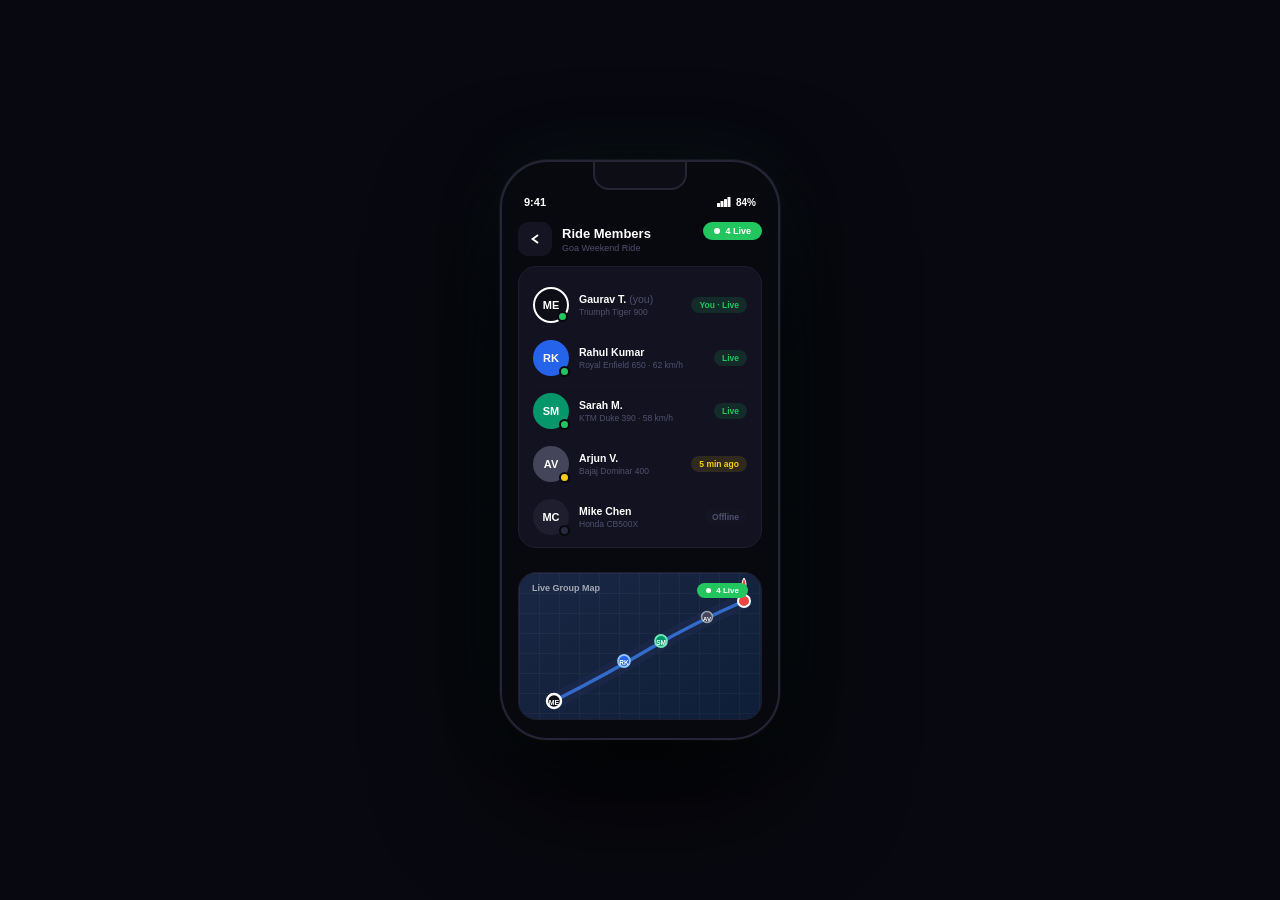
<file: mockup-group-navigation.html>
<!DOCTYPE html>
<html lang="en">
<head>
<meta charset="UTF-8"/>
<meta name="viewport" content="width=device-width, initial-scale=1.0"/>
<title>RideSynk – Group Navigation</title>
<style>
*{box-sizing:border-box;margin:0;padding:0;}
body{background:#080810;display:flex;align-items:center;justify-content:center;min-height:100vh;font-family:sans-serif;}

.phone{width:280px;height:580px;background:#0d0d16;border-radius:48px;border:2.5px solid #252535;position:relative;overflow:hidden;box-shadow:0 50px 120px rgba(0,0,0,0.95),0 0 0 1px #1a1a28,inset 0 1px 0 rgba(255,255,255,0.07),0 0 80px rgba(34,197,94,0.08);}
.phone::before{content:'';position:absolute;top:0;left:50%;transform:translateX(-50%);width:90px;height:26px;background:#0d0d16;border-radius:0 0 16px 16px;z-index:100;border:2.5px solid #252535;border-top:none;}
.phone-inner{width:100%;height:100%;overflow:hidden;border-radius:46px;position:relative;}

.screen-bg{position:absolute;inset:0;background:#08080f;}

/* status bar */
.sbar{display:flex;justify-content:space-between;align-items:center;padding:34px 22px 0;font-size:11px;font-weight:700;color:#fff;position:absolute;top:0;left:0;right:0;z-index:50;}

/* header */
.hdr{position:absolute;top:60px;left:16px;right:16px;z-index:20;display:flex;align-items:center;gap:10px;}
.back-btn{width:34px;height:34px;background:#141422;border-radius:10px;display:flex;align-items:center;justify-content:center;flex-shrink:0;}
.hdr-name{font-size:13px;font-weight:800;color:#fff;}
.hdr-sub{font-size:9px;font-weight:400;color:#505070;margin-top:2px;}

/* members card */
.members-card{position:absolute;top:104px;left:16px;right:16px;z-index:20;background:#121220;border-radius:18px;border:1px solid #1e1e30;padding:12px 14px;}
.mem-row{display:flex;align-items:center;gap:10px;padding:8px 0;border-bottom:1px solid #141424;}
.mem-row:last-child{border-bottom:none;padding-bottom:0;}
.m-av{width:36px;height:36px;border-radius:50%;display:flex;align-items:center;justify-content:center;font-size:11px;font-weight:800;color:#fff;flex-shrink:0;position:relative;}
.st-dot{position:absolute;bottom:-1px;right:-1px;width:11px;height:11px;border-radius:50%;border:2px solid #08080f;}
.st-live{background:#22c55e;}
.st-stale{background:#facc15;}
.st-off{background:#2a2a3e;}
.m-name{font-size:10.5px;font-weight:700;color:#fff;}
.m-bike{font-size:8.5px;color:#505070;margin-top:2px;}
.m-tag{font-size:8.5px;font-weight:700;padding:3px 8px;border-radius:20px;flex-shrink:0;}
.t-live{background:rgba(34,197,94,0.14);color:#22c55e;}
.t-stale{background:rgba(250,204,21,0.12);color:#facc15;}
.t-off{background:#141422;color:#505070;}
.t-you{background:rgba(34,197,94,0.14);color:#22c55e;}

/* mini map */
.mini-map{position:absolute;bottom:18px;left:16px;right:16px;z-index:20;height:148px;background:linear-gradient(150deg,#1a2744,#0f1e38);border-radius:18px;overflow:hidden;border:1px solid #1e1e30;}
.mm-label{position:absolute;top:10px;left:13px;font-size:9px;font-weight:700;color:rgba(255,255,255,0.6);}
.mm-live{position:absolute;top:10px;right:13px;background:#22c55e;border-radius:20px;padding:3px 9px;font-size:8px;font-weight:800;color:#fff;display:flex;align-items:center;gap:5px;}
.mm-dot{width:5px;height:5px;border-radius:50%;background:#fff;animation:blink 1s infinite;}
@keyframes blink{0%,100%{opacity:1}50%{opacity:0;}}

/* rider count badge */
.rider-badge{position:absolute;top:60px;right:16px;z-index:25;background:#22c55e;border-radius:20px;padding:4px 11px;font-size:9px;font-weight:800;color:#fff;display:flex;align-items:center;gap:5px;}
.rb-pulse{width:6px;height:6px;border-radius:50%;background:#fff;animation:blink 1s infinite;}
</style>
</head>
<body>
<div class="phone">
  <div class="phone-inner">
    <div class="screen-bg"></div>

    <!-- Status bar -->
    <div class="sbar">
      <span>9:41</span>
      <div style="display:flex;gap:5px;align-items:center;">
        <svg width="14" height="10" viewBox="0 0 14 10" fill="white"><rect x="0" y="6" width="3" height="4" rx="0.6"/><rect x="3.5" y="4" width="3" height="6" rx="0.6"/><rect x="7" y="2" width="3" height="8" rx="0.6"/><rect x="10.5" y="0" width="3" height="10" rx="0.6"/></svg>
        <span style="font-size:10px;font-weight:700;color:#fff;">84%</span>
      </div>
    </div>

    <!-- Header -->
    <div class="hdr">
      <div class="back-btn">
        <svg width="12" height="12" viewBox="0 0 10 10" fill="none"><path d="M7 2L3 5L7 8" stroke="white" stroke-width="1.6" stroke-linecap="round"/></svg>
      </div>
      <div>
        <div class="hdr-name">Ride Members</div>
        <div class="hdr-sub">Goa Weekend Ride</div>
      </div>
    </div>

    <!-- Live badge -->
    <div class="rider-badge"><div class="rb-pulse"></div> 4 Live</div>

    <!-- Members list -->
    <div class="members-card">
      <!-- Me -->
      <div class="mem-row">
        <div class="m-av" style="background:#0d0d16;border:2px solid #fff;">
          ME
          <div class="st-dot st-live"></div>
        </div>
        <div style="flex:1;">
          <div class="m-name">Gaurav T. <span style="color:#505070;font-weight:400;">(you)</span></div>
          <div class="m-bike">Triumph Tiger 900</div>
        </div>
        <div class="m-tag t-you">You · Live</div>
      </div>
      <!-- Rider 1 -->
      <div class="mem-row">
        <div class="m-av" style="background:#2563eb;">
          RK
          <div class="st-dot st-live"></div>
        </div>
        <div style="flex:1;">
          <div class="m-name">Rahul Kumar</div>
          <div class="m-bike">Royal Enfield 650 · 62 km/h</div>
        </div>
        <div class="m-tag t-live">Live</div>
      </div>
      <!-- Rider 2 -->
      <div class="mem-row">
        <div class="m-av" style="background:#059669;">
          SM
          <div class="st-dot st-live"></div>
        </div>
        <div style="flex:1;">
          <div class="m-name">Sarah M.</div>
          <div class="m-bike">KTM Duke 390 · 58 km/h</div>
        </div>
        <div class="m-tag t-live">Live</div>
      </div>
      <!-- Rider 3 stale -->
      <div class="mem-row">
        <div class="m-av" style="background:#44445a;">
          AV
          <div class="st-dot st-stale"></div>
        </div>
        <div style="flex:1;">
          <div class="m-name">Arjun V.</div>
          <div class="m-bike">Bajaj Dominar 400</div>
        </div>
        <div class="m-tag t-stale">5 min ago</div>
      </div>
      <!-- Rider 4 offline -->
      <div class="mem-row">
        <div class="m-av" style="background:#1e1e2e;">
          MC
          <div class="st-dot st-off"></div>
        </div>
        <div style="flex:1;">
          <div class="m-name">Mike Chen</div>
          <div class="m-bike">Honda CB500X</div>
        </div>
        <div class="m-tag t-off">Offline</div>
      </div>
    </div>

    <!-- Mini group map -->
    <div class="mini-map">
      <svg width="100%" height="148" xmlns="http://www.w3.org/2000/svg">
        <defs><pattern id="gm" width="20" height="20" patternUnits="userSpaceOnUse"><path d="M20 0L0 0 0 20" fill="none" stroke="white" stroke-width="0.35"/></pattern></defs>
        <rect width="100%" height="148" fill="url(#gm)" opacity="0.2"/>
        <!-- Road -->
        <path d="M35,128 Q90,100 132,75 Q175,50 225,28" stroke="#1e2a50" stroke-width="16" fill="none" stroke-linecap="round" opacity="0.5"/>
        <!-- Route line -->
        <path d="M35,128 Q90,100 132,75 Q175,50 225,28" stroke="#3b82f6" stroke-width="3.5" fill="none" stroke-linecap="round" opacity="0.75"/>
        <!-- Me -->
        <circle cx="35" cy="128" r="7" fill="#0d0d16" stroke="#fff" stroke-width="2.5"/>
        <text x="35" y="131.5" text-anchor="middle" font-size="7" font-weight="800" fill="white" font-family="sans-serif">ME</text>
        <!-- RK -->
        <circle cx="105" cy="88" r="6" fill="#2563eb" stroke="#93c5fd" stroke-width="1.8"/>
        <text x="105" y="91.5" text-anchor="middle" font-size="6.5" font-weight="800" fill="white" font-family="sans-serif">RK</text>
        <!-- SM -->
        <circle cx="142" cy="68" r="6" fill="#059669" stroke="#6ee7b7" stroke-width="1.8"/>
        <text x="142" y="71.5" text-anchor="middle" font-size="6.5" font-weight="800" fill="white" font-family="sans-serif">SM</text>
        <!-- AV (stale, gray) -->
        <circle cx="188" cy="44" r="5.5" fill="#44445a" stroke="#9ca3af" stroke-width="1.5"/>
        <text x="188" y="47.5" text-anchor="middle" font-size="6" font-weight="800" fill="white" font-family="sans-serif">AV</text>
        <!-- Destination -->
        <circle cx="225" cy="28" r="6" fill="#ef4444" stroke="#fff" stroke-width="2"/>
        <!-- Path to destination pin -->
        <path d="M225,18 Q229,11 225,5 Q221,11 225,18Z" fill="#ef4444" stroke="#fff" stroke-width="1"/>
      </svg>
      <div class="mm-label">Live Group Map</div>
      <div class="mm-live"><div class="mm-dot"></div> 4 Live</div>
    </div>
  </div>
</div>
</body>
</html>
</file>
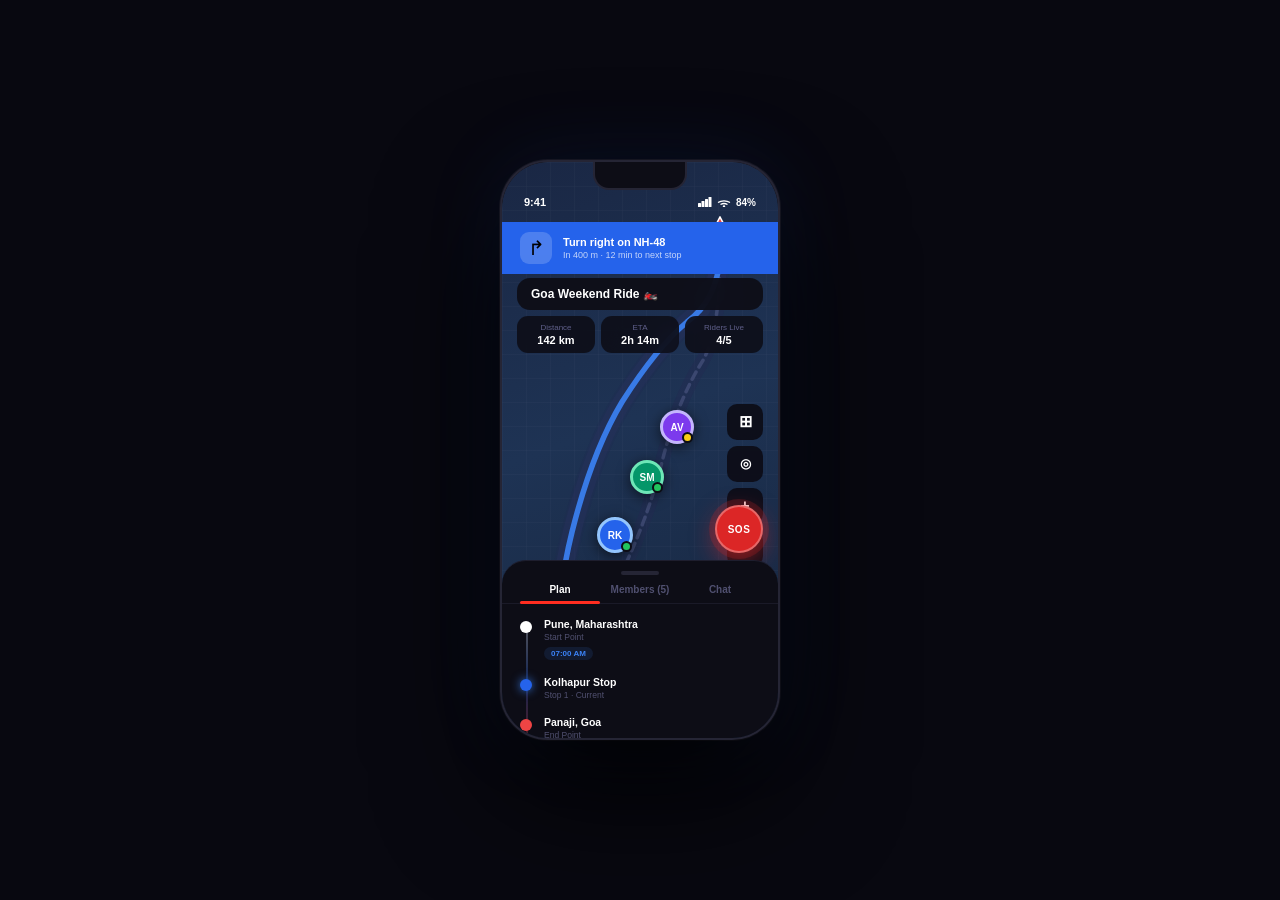
<file: mockup-realtime-tracking.html>
<!DOCTYPE html>
<html lang="en">
<head>
<meta charset="UTF-8"/>
<meta name="viewport" content="width=device-width, initial-scale=1.0"/>
<title>RideSynk – Live Tracking</title>
<style>
*{box-sizing:border-box;margin:0;padding:0;}
body{background:#080810;display:flex;align-items:center;justify-content:center;min-height:100vh;font-family:'DM Sans',sans-serif;}
@import url('https://fonts.googleapis.com/css2?family=DM+Sans:wght@400;700;800&display=swap');

.phone{width:280px;height:580px;background:#0d0d16;border-radius:48px;border:2.5px solid #252535;position:relative;overflow:hidden;box-shadow:0 50px 120px rgba(0,0,0,0.95),0 0 0 1px #1a1a28,inset 0 1px 0 rgba(255,255,255,0.07),0 0 80px rgba(37,99,235,0.12);}
.phone::before{content:'';position:absolute;top:0;left:50%;transform:translateX(-50%);width:90px;height:26px;background:#0d0d16;border-radius:0 0 16px 16px;z-index:100;border:2.5px solid #252535;border-top:none;}
.phone-inner{width:100%;height:100%;overflow:hidden;border-radius:46px;position:relative;}

/* map */
.map{position:absolute;inset:0;background:linear-gradient(160deg,#1a2744 0%,#1e3354 45%,#16253d 100%);}
.map-grid{position:absolute;inset:0;opacity:0.09;}

/* status bar */
.sbar{display:flex;justify-content:space-between;align-items:center;padding:34px 22px 0;font-size:11px;font-weight:700;color:#fff;position:absolute;top:0;left:0;right:0;z-index:50;}

/* nav banner */
.nav-banner{position:absolute;top:60px;left:0;right:0;background:#2563eb;padding:10px 18px;display:flex;align-items:center;gap:11px;z-index:25;}
.nb-arrow{width:32px;height:32px;background:rgba(255,255,255,0.18);border-radius:9px;display:flex;align-items:center;justify-content:center;font-size:20px;flex-shrink:0;}
.nb-t1{font-size:11px;font-weight:800;color:#fff;}
.nb-t2{font-size:9px;color:rgba(255,255,255,0.72);margin-top:2px;}

/* top bar */
.topbar{position:absolute;top:116px;left:15px;right:15px;z-index:20;}
.trip-pill{background:rgba(13,13,22,0.93);border-radius:13px;padding:9px 14px;backdrop-filter:blur(12px);margin-bottom:6px;}
.trip-name{font-size:12px;font-weight:800;color:#fff;}
.stats{display:flex;gap:6px;}
.stat{flex:1;background:rgba(13,13,22,0.88);border-radius:11px;padding:7px 5px;text-align:center;backdrop-filter:blur(10px);}
.stat .lbl{font-size:8px;color:#60608a;}
.stat .val{font-size:11px;font-weight:800;color:#fff;margin-top:2px;}

/* rider dots */
.rdot{position:absolute;border-radius:50%;border:3px solid #fff;display:flex;align-items:center;justify-content:center;font-weight:800;color:#fff;box-shadow:0 3px 14px rgba(0,0,0,0.6);z-index:20;}
.rdot .gdot{position:absolute;bottom:-2px;right:-2px;border-radius:50%;border:2px solid #0d0d16;}
.pulse{position:absolute;inset:-7px;border-radius:50%;border:2.5px solid;animation:pr 2s ease-out infinite;opacity:0;}
@keyframes pr{0%{transform:scale(0.8);opacity:0.7}100%{transform:scale(1.9);opacity:0;}}

/* map controls */
.mctrl{position:absolute;right:15px;display:flex;flex-direction:column;gap:6px;z-index:20;}
.mc{width:36px;height:36px;background:rgba(13,13,22,0.92);border-radius:10px;display:flex;align-items:center;justify-content:center;backdrop-filter:blur(10px);color:#fff;font-size:16px;font-weight:600;}

/* sos button */
.sos-btn{position:absolute;bottom:185px;right:15px;width:48px;height:48px;background:#dc2626;border-radius:50%;display:flex;align-items:center;justify-content:center;font-size:10px;font-weight:900;color:#fff;border:2.5px solid rgba(255,255,255,0.3);box-shadow:0 0 0 6px rgba(220,38,38,0.2),0 8px 24px rgba(220,38,38,0.55);z-index:25;letter-spacing:0.5px;}

/* bottom panel */
.panel{position:absolute;bottom:0;left:0;right:0;background:#0d0d16;border-radius:24px 24px 0 0;border-top:1px solid #1e1e2e;z-index:30;}
.drag{width:38px;height:3.5px;background:#252535;border-radius:2px;margin:10px auto 0;}
.tabs{display:flex;padding:9px 18px 0;border-bottom:1px solid #1a1a28;}
.tab{flex:1;text-align:center;font-size:10px;font-weight:700;color:#505070;padding-bottom:8px;position:relative;}
.tab.on{color:#fff;}
.tab.on::after{content:'';position:absolute;bottom:-1px;left:0;right:0;height:2.5px;background:#ff2d20;border-radius:2px;}
.timeline{padding:14px 18px 12px;position:relative;}
.spine{position:absolute;left:24px;top:18px;bottom:12px;width:2px;background:linear-gradient(to bottom,#fff,#2563eb,#ef4444);opacity:0.3;border-radius:2px;}
.tl-row{display:flex;gap:12px;align-items:flex-start;margin-bottom:16px;}
.tl-row:last-child{margin-bottom:0;}
.tl-d{width:12px;height:12px;border-radius:50%;flex-shrink:0;margin-top:3px;z-index:1;}
.tl-d.done{background:#fff;}
.tl-d.curr{background:#2563eb;box-shadow:0 0 10px rgba(59,130,246,0.85);}
.tl-d.end{background:#ef4444;}
.t1{font-size:10.5px;font-weight:700;color:#fff;}
.t2{font-size:8.5px;color:#505070;margin-top:2px;}
.t-eta{font-size:8px;font-weight:800;color:#3b82f6;background:rgba(59,130,246,0.12);padding:2px 7px;border-radius:20px;margin-top:3px;display:inline-block;}
</style>
</head>
<body>
<div class="phone">
  <div class="phone-inner">
    <!-- Map -->
    <div class="map">
      <svg class="map-grid" width="280" height="580" xmlns="http://www.w3.org/2000/svg">
        <defs><pattern id="g" width="24" height="24" patternUnits="userSpaceOnUse"><path d="M24 0L0 0 0 24" fill="none" stroke="white" stroke-width="0.5"/></pattern></defs>
        <rect width="280" height="580" fill="url(#g)"/>
      </svg>
      <!-- Roads -->
      <svg style="position:absolute;inset:0;" width="280" height="580">
        <path d="M50,520 Q55,430 70,370 Q90,290 120,240 Q155,185 185,160 Q215,138 218,95" stroke="#2a3560" stroke-width="18" fill="none" stroke-linecap="round" opacity="0.5"/>
        <path d="M50,520 Q55,430 70,370 Q90,290 120,240 Q155,185 185,160 Q215,138 218,95" stroke="#1e2a50" stroke-width="22" fill="none" stroke-linecap="round" opacity="0.3"/>
        <!-- Alt road -->
        <path d="M50,520 Q90,470 115,420 Q145,360 160,300 Q175,240 200,200 Q218,170 218,95" stroke="#232850" stroke-width="14" fill="none" stroke-linecap="round" opacity="0.4"/>
        <!-- Alt route dashed -->
        <path d="M50,520 Q90,470 115,420 Q145,360 160,300 Q175,240 200,200 Q218,170 218,95" stroke="#4a5580" stroke-width="3.5" fill="none" stroke-linecap="round" stroke-dasharray="8 6" opacity="0.65"/>
        <!-- Main route -->
        <path d="M50,520 Q55,430 70,370 Q90,290 120,240 Q155,185 185,160 Q215,138 218,95" stroke="#3b82f6" stroke-width="5.5" fill="none" stroke-linecap="round" opacity="0.9"/>
        <!-- Start -->
        <circle cx="50" cy="520" r="7" fill="#22c55e" stroke="#fff" stroke-width="2.5"/>
        <!-- End -->
        <circle cx="218" cy="95" r="7" fill="#ef4444" stroke="#fff" stroke-width="2.5"/>
        <!-- Destination pin -->
        <path d="M218,75 Q225,65 218,55 Q211,65 218,75Z" fill="#ef4444" stroke="#fff" stroke-width="1.5"/>
      </svg>
    </div>

    <!-- Status bar -->
    <div class="sbar">
      <span>9:41</span>
      <div style="display:flex;gap:5px;align-items:center;">
        <svg width="14" height="10" viewBox="0 0 14 10" fill="white"><rect x="0" y="6" width="3" height="4" rx="0.6"/><rect x="3.5" y="4" width="3" height="6" rx="0.6"/><rect x="7" y="2" width="3" height="8" rx="0.6"/><rect x="10.5" y="0" width="3" height="10" rx="0.6"/></svg>
        <svg width="14" height="10" viewBox="0 0 14 10" fill="none"><path d="M1 5.5A8.5 5.5 0 0 1 13 5.5" stroke="white" stroke-width="1.3"/><path d="M3.5 7.5A5 3 0 0 1 10.5 7.5" stroke="white" stroke-width="1.3"/><circle cx="7" cy="9.5" r="1.2" fill="white"/></svg>
        <span style="font-size:10px;font-weight:700;">84%</span>
      </div>
    </div>

    <!-- Nav banner -->
    <div class="nav-banner">
      <div class="nb-arrow">↱</div>
      <div>
        <div class="nb-t1">Turn right on NH-48</div>
        <div class="nb-t2">In 400 m · 12 min to next stop</div>
      </div>
    </div>

    <!-- Top bar -->
    <div class="topbar">
      <div class="trip-pill"><div class="trip-name">Goa Weekend Ride 🏍️</div></div>
      <div class="stats">
        <div class="stat"><div class="lbl">Distance</div><div class="val">142 km</div></div>
        <div class="stat"><div class="lbl">ETA</div><div class="val">2h 14m</div></div>
        <div class="stat"><div class="lbl">Riders Live</div><div class="val">4/5</div></div>
      </div>
    </div>

    <!-- Rider: ME -->
    <div class="rdot" style="width:38px;height:38px;font-size:10px;left:28px;top:448px;background:#0d0d16;">
      ME
      <div class="gdot" style="width:12px;height:12px;background:#22c55e;"></div>
      <div class="pulse" style="border-color:#fff;"></div>
    </div>
    <!-- Rider RK -->
    <div class="rdot" style="width:36px;height:36px;font-size:10px;left:95px;top:355px;background:#2563eb;border-color:#93c5fd;">
      RK
      <div class="gdot" style="width:11px;height:11px;background:#22c55e;"></div>
      <div class="pulse" style="border-color:#93c5fd;animation-delay:0.4s;"></div>
    </div>
    <!-- Rider SM -->
    <div class="rdot" style="width:34px;height:34px;font-size:10px;left:128px;top:298px;background:#059669;border-color:#6ee7b7;">
      SM
      <div class="gdot" style="width:11px;height:11px;background:#22c55e;"></div>
    </div>
    <!-- Rider AV -->
    <div class="rdot" style="width:34px;height:34px;font-size:10px;left:158px;top:248px;background:#7c3aed;border-color:#c4b5fd;">
      AV
      <div class="gdot" style="width:11px;height:11px;background:#facc15;"></div>
      <div class="pulse" style="border-color:#c4b5fd;animation-delay:0.8s;"></div>
    </div>

    <!-- Map controls -->
    <div class="mctrl" style="top:42%;right:15px;">
      <div class="mc">⊞</div>
      <div class="mc" style="font-size:13px;">◎</div>
      <div class="mc">+</div>
      <div class="mc" style="font-size:20px;padding-bottom:4px;">−</div>
    </div>

    <!-- SOS -->
    <div class="sos-btn">SOS</div>

    <!-- Bottom panel -->
    <div class="panel" style="height:178px;">
      <div class="drag"></div>
      <div class="tabs">
        <div class="tab on">Plan</div>
        <div class="tab">Members (5)</div>
        <div class="tab">Chat</div>
      </div>
      <div class="timeline">
        <div class="spine"></div>
        <div class="tl-row">
          <div class="tl-d done"></div>
          <div><div class="t1">Pune, Maharashtra</div><div class="t2">Start Point</div><div class="t-eta">07:00 AM</div></div>
        </div>
        <div class="tl-row">
          <div class="tl-d curr"></div>
          <div><div class="t1">Kolhapur Stop</div><div class="t2">Stop 1 · Current</div></div>
        </div>
        <div class="tl-row">
          <div class="tl-d end"></div>
          <div><div class="t1">Panaji, Goa</div><div class="t2">End Point</div></div>
        </div>
      </div>
    </div>
  </div>
</div>
</body>
</html>
</file>
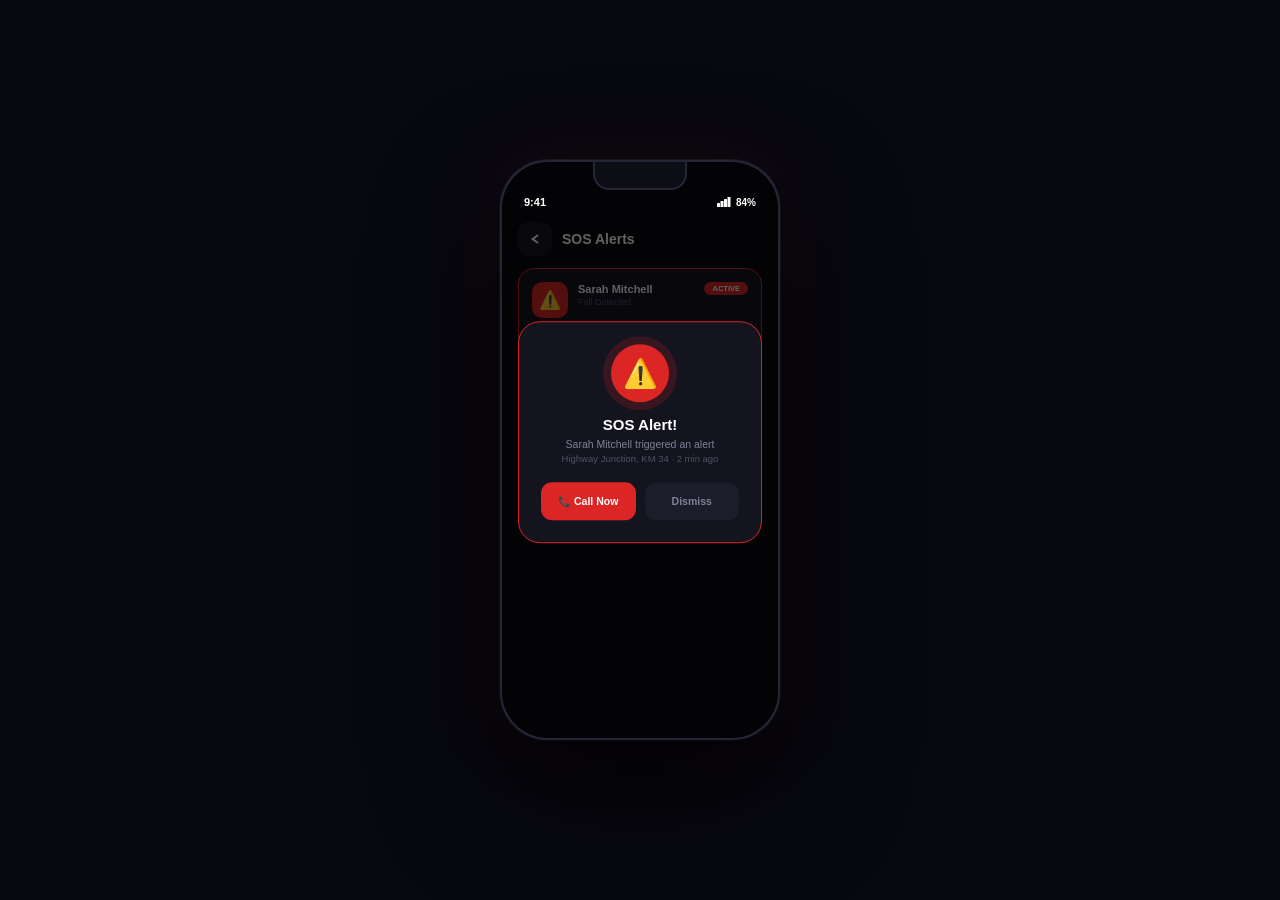
<file: mockup-sos-alerts.html>
<!DOCTYPE html>
<html lang="en">
<head>
<meta charset="UTF-8"/>
<meta name="viewport" content="width=device-width, initial-scale=1.0"/>
<title>RideSynk – SOS Alerts</title>
<style>
*{box-sizing:border-box;margin:0;padding:0;}
body{background:#080810;display:flex;align-items:center;justify-content:center;min-height:100vh;font-family:sans-serif;}

.phone{width:280px;height:580px;background:#0d0d16;border-radius:48px;border:2.5px solid #252535;position:relative;overflow:hidden;box-shadow:0 50px 120px rgba(0,0,0,0.95),0 0 0 1px #1a1a28,inset 0 1px 0 rgba(255,255,255,0.07),0 0 80px rgba(220,38,38,0.1);}
.phone::before{content:'';position:absolute;top:0;left:50%;transform:translateX(-50%);width:90px;height:26px;background:#0d0d16;border-radius:0 0 16px 16px;z-index:100;border:2.5px solid #252535;border-top:none;}
.phone-inner{width:100%;height:100%;overflow:hidden;border-radius:46px;position:relative;}

.dark-bg{position:absolute;inset:0;background:#08080f;}

/* status bar */
.sbar{display:flex;justify-content:space-between;align-items:center;padding:34px 22px 0;font-size:11px;font-weight:700;color:#fff;position:absolute;top:0;left:0;right:0;z-index:50;}

/* header */
.hdr{position:absolute;top:60px;left:16px;right:16px;z-index:20;display:flex;align-items:center;gap:10px;}
.back-btn{width:34px;height:34px;background:#141422;border-radius:10px;display:flex;align-items:center;justify-content:center;}
.hdr-title{font-size:14px;font-weight:800;color:#fff;}

/* alert cards */
.alert-list{position:absolute;top:106px;left:16px;right:16px;z-index:10;}
.a-card{background:#121220;border-radius:16px;border:1px solid #1e1e30;padding:13px;margin-bottom:9px;}
.a-card.active{border-color:#dc2626;}
.a-row{display:flex;gap:10px;align-items:flex-start;}
.a-icon{width:36px;height:36px;border-radius:10px;display:flex;align-items:center;justify-content:center;font-size:18px;flex-shrink:0;}
.a-icon.red{background:#dc2626;}
.a-icon.grey{background:#1e1e2e;}
.a-name{font-size:11px;font-weight:800;color:#fff;}
.a-type{font-size:9px;color:#505070;margin-top:2px;}
.badge-active{background:#dc2626;color:#fff;font-size:7.5px;font-weight:800;padding:2px 8px;border-radius:20px;text-transform:uppercase;}
.badge-res{background:#0f2a18;color:#4ade80;font-size:7.5px;font-weight:800;padding:2px 8px;border-radius:20px;text-transform:uppercase;}
.a-meta{display:flex;flex-wrap:wrap;gap:6px;margin-top:8px;}
.a-meta span{font-size:8.5px;color:#505070;}
.a-btns{display:flex;gap:7px;margin-top:10px;}
.btn-call{flex:1;height:33px;background:#dc2626;border-radius:9px;display:flex;align-items:center;justify-content:center;gap:5px;font-size:9.5px;font-weight:800;color:#fff;}
.btn-res{flex:1;height:33px;background:#1a1a28;border-radius:9px;display:flex;align-items:center;justify-content:center;font-size:9.5px;font-weight:700;color:#808098;}

/* dim overlay */
.dim{position:absolute;inset:0;background:rgba(0,0,0,0.62);z-index:40;border-radius:46px;}

/* modal */
.modal{position:absolute;top:50%;left:16px;right:16px;transform:translateY(-58%);background:#14141f;border:1.5px solid #dc2626;border-radius:22px;padding:22px;z-index:55;}
.modal-ring{width:58px;height:58px;background:#dc2626;border-radius:50%;display:flex;align-items:center;justify-content:center;margin:0 auto 14px;font-size:28px;box-shadow:0 0 0 8px rgba(220,38,38,0.18);}
.modal-h{text-align:center;font-size:15px;font-weight:800;color:#fff;margin-bottom:5px;}
.modal-sub{text-align:center;font-size:10.5px;color:#808098;margin-bottom:3px;}
.modal-loc{text-align:center;font-size:9.5px;color:#505068;margin-bottom:18px;}
.modal-btns{display:flex;gap:9px;}
.mb-call{flex:1;height:38px;background:#dc2626;border-radius:11px;display:flex;align-items:center;justify-content:center;gap:6px;font-size:10.5px;font-weight:800;color:#fff;}
.mb-dis{flex:1;height:38px;background:#1c1c2a;border-radius:11px;display:flex;align-items:center;justify-content:center;font-size:10.5px;font-weight:700;color:#808098;}

/* pulse animation on modal ring */
@keyframes glow{0%,100%{box-shadow:0 0 0 8px rgba(220,38,38,0.18)}50%{box-shadow:0 0 0 14px rgba(220,38,38,0.08)}}
.modal-ring{animation:glow 2s ease-in-out infinite;}
</style>
</head>
<body>
<div class="phone">
  <div class="phone-inner">
    <div class="dark-bg"></div>

    <!-- Status bar -->
    <div class="sbar">
      <span>9:41</span>
      <div style="display:flex;gap:5px;align-items:center;">
        <svg width="14" height="10" viewBox="0 0 14 10" fill="white"><rect x="0" y="6" width="3" height="4" rx="0.6"/><rect x="3.5" y="4" width="3" height="6" rx="0.6"/><rect x="7" y="2" width="3" height="8" rx="0.6"/><rect x="10.5" y="0" width="3" height="10" rx="0.6"/></svg>
        <span style="font-size:10px;font-weight:700;color:#fff;">84%</span>
      </div>
    </div>

    <!-- Header -->
    <div class="hdr">
      <div class="back-btn">
        <svg width="12" height="12" viewBox="0 0 10 10" fill="none"><path d="M7 2L3 5L7 8" stroke="white" stroke-width="1.6" stroke-linecap="round"/></svg>
      </div>
      <span class="hdr-title">SOS Alerts</span>
    </div>

    <!-- Alert cards (behind modal) -->
    <div class="alert-list">
      <!-- Active alert -->
      <div class="a-card active">
        <div class="a-row">
          <div class="a-icon red">⚠️</div>
          <div style="flex:1;">
            <div style="display:flex;justify-content:space-between;align-items:center;">
              <div class="a-name">Sarah Mitchell</div>
              <div class="badge-active">Active</div>
            </div>
            <div class="a-type">Fall Detected</div>
          </div>
        </div>
        <div class="a-meta">
          <span>📍 Highway Junction, KM 34</span>
          <span>🕐 2 min ago</span>
        </div>
        <div class="a-btns">
          <div class="btn-call">📞 Call</div>
          <div class="btn-res">Resolve</div>
        </div>
      </div>
      <!-- Resolved alert -->
      <div class="a-card">
        <div class="a-row">
          <div class="a-icon grey">⚠️</div>
          <div style="flex:1;">
            <div style="display:flex;justify-content:space-between;align-items:center;">
              <div class="a-name">Mike Chen</div>
              <div class="badge-res">Resolved</div>
            </div>
            <div class="a-type">Manual SOS</div>
          </div>
        </div>
        <div class="a-meta">
          <span>📍 Coastal Road, KM 12</span>
          <span>🕐 15 min ago</span>
        </div>
      </div>
    </div>

    <!-- Dim overlay -->
    <div class="dim"></div>

    <!-- SOS Modal -->
    <div class="modal">
      <div class="modal-ring">⚠️</div>
      <div class="modal-h">SOS Alert!</div>
      <div class="modal-sub">Sarah Mitchell triggered an alert</div>
      <div class="modal-loc">Highway Junction, KM 34 · 2 min ago</div>
      <div class="modal-btns">
        <div class="mb-call">📞 Call Now</div>
        <div class="mb-dis">Dismiss</div>
      </div>
    </div>
  </div>
</div>
</body>
</html>
</file>
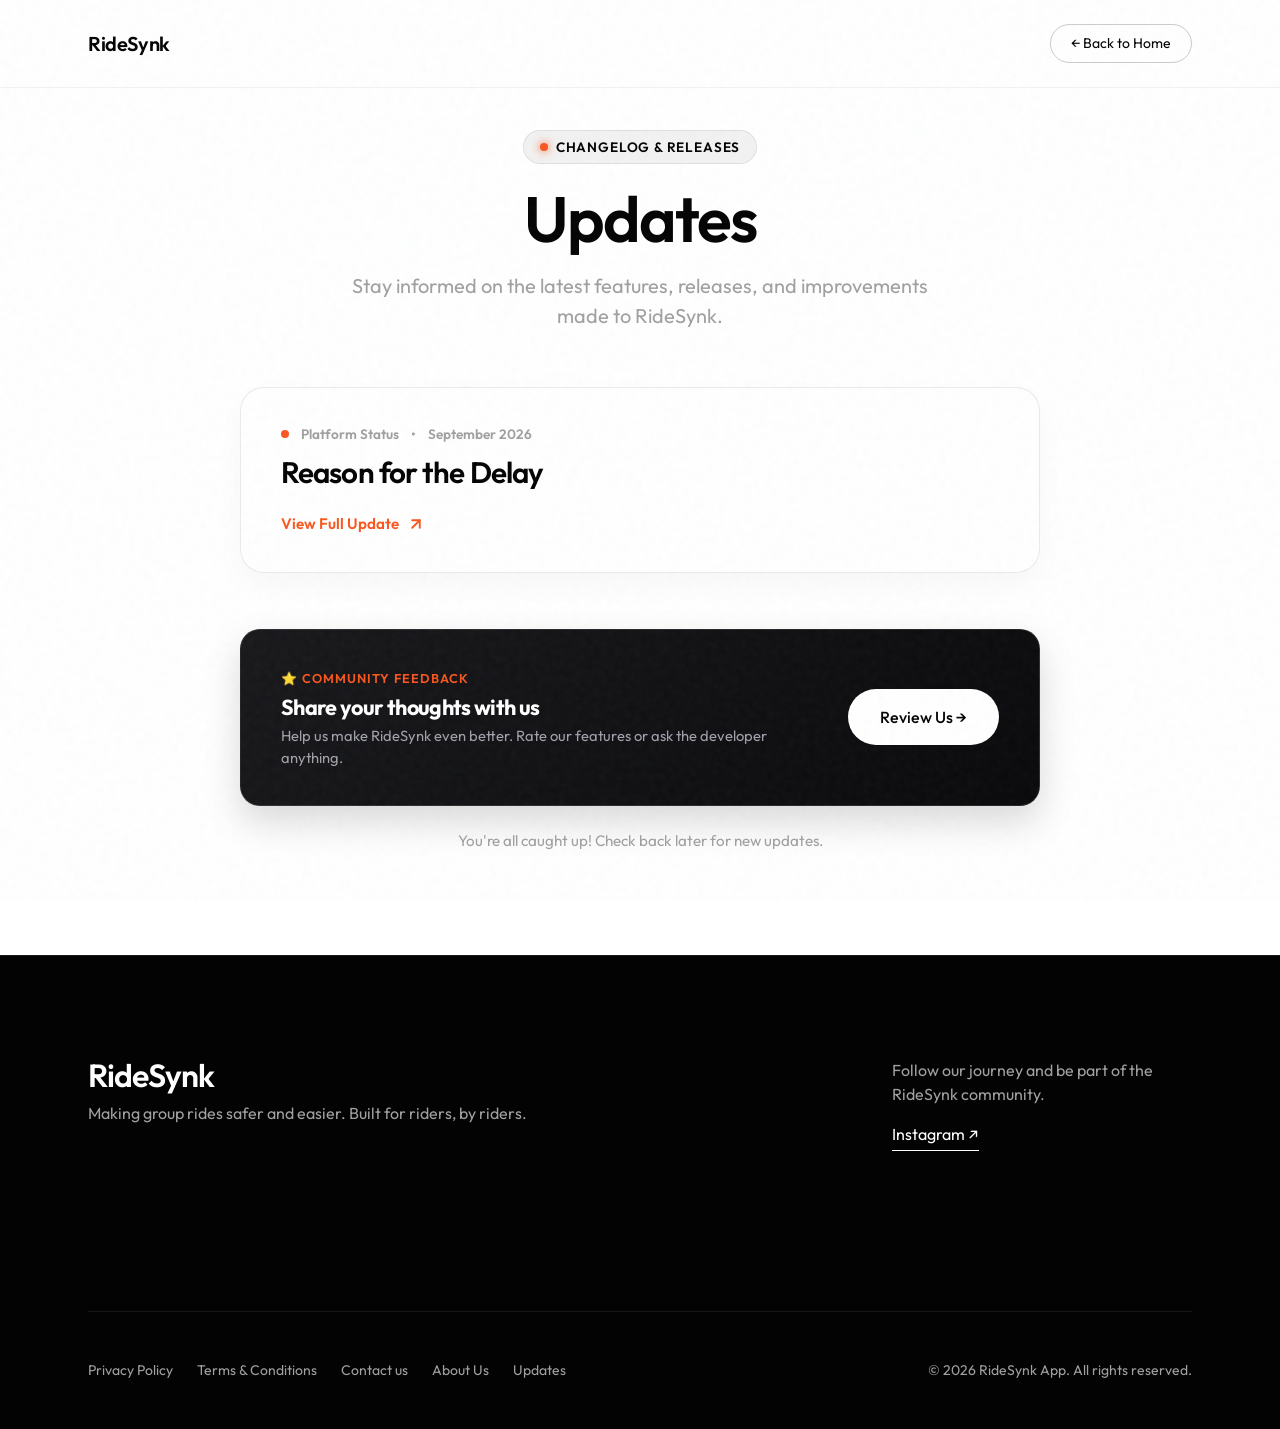
<file: updates.html>
<!DOCTYPE html>
<html lang="en">

<head>
    <meta charset="UTF-8">
    <meta name="viewport" content="width=device-width, initial-scale=1.0, maximum-scale=1.0, user-scalable=no">
    <title>Updates & Changelog | RideSynk</title>
    <!-- Open Graph / Social Media Meta Tags -->
    <meta property="og:title" content="Updates & Changelog | RideSynk">
    <meta property="og:description" content="Latest releases, patch notes, and feature updates for RideSynk.">
    <meta property="og:image" content="https://ridesynk.vercel.app/og-logo.png">
    <meta property="og:url" content="https://ridesynk.vercel.app/updates.html">
    <meta property="og:type" content="website">
    <meta name="twitter:card" content="summary_large_image">
    <meta name="twitter:title" content="Updates & Changelog | RideSynk">
    <meta name="twitter:description" content="Latest releases, patch notes, and feature updates for RideSynk.">
    <meta name="twitter:image" content="https://ridesynk.vercel.app/og-logo.png">
    <meta name="description" content="Latest releases, patch notes, and feature updates for RideSynk.">
    <link rel="preconnect" href="https://fonts.googleapis.com">
    <link rel="preconnect" href="https://fonts.gstatic.com" crossorigin>
    <link href="https://fonts.googleapis.com/css2?family=Outfit:wght@300;400;500;600;700&display=swap" rel="stylesheet">
    <link rel="stylesheet" href="style.css">
    <style>
        .updates-page-main {
            padding-top: 130px;
            min-height: 82vh;
            background-color: var(--bg-light);
        }

        .updates-header {
            text-align: center;
            margin-bottom: 3.5rem;
        }

        .updates-badge {
            display: inline-flex;
            align-items: center;
            gap: 8px;
            padding: 6px 16px;
            background: rgba(0, 0, 0, 0.05);
            border: 1px solid rgba(0, 0, 0, 0.08);
            border-radius: 100px;
            font-size: 0.85rem;
            font-weight: 600;
            color: var(--bg-dark);
            letter-spacing: 0.06em;
            text-transform: uppercase;
            margin-bottom: 1.25rem;
        }

        .updates-badge-dot {
            width: 8px;
            height: 8px;
            background-color: var(--accent);
            border-radius: 50%;
            display: inline-block;
            box-shadow: 0 0 10px var(--accent);
        }

        .updates-title {
            font-size: clamp(2.5rem, 5vw, 4.2rem);
            color: var(--bg-dark);
            margin-bottom: 1rem;
            letter-spacing: -0.03em;
        }

        .updates-sub {
            font-size: clamp(1rem, 2vw, 1.25rem);
            color: var(--text-secondary);
            max-width: 600px;
            margin: 0 auto;
        }
    </style>
</head>

<body>
    <div class="noise-overlay"></div>

    <nav class="navbar">
        <div class="nav-container">
            <a href="index.html" class="nav-logo" style="text-decoration: none;">RideSynk</a>
            <a href="index.html" class="nav-cta">← Back to Home</a>
        </div>
    </nav>

    <main class="updates-page-main padding-y">
        <div class="container">
            <div class="updates-header">
                <div class="updates-badge">
                    <span class="updates-badge-dot"></span>
                    Changelog & Releases
                </div>
                <h1 class="updates-title">Updates</h1>
                <p class="updates-sub">Stay informed on the latest features, releases, and improvements made to RideSynk.</p>
            </div>

            <!-- Updates Feed -->
            <div class="updates-feed">

                <!-- Update 1: Reason for Delay -->
                <div class="update-card update-card-clickable" id="updateReasonForDelay" role="button" tabindex="0" aria-label="Reason for the Delay — Tap to view full update details">
                    <div class="update-header">
                        <div class="update-meta">
                            <span class="update-status-dot"></span>
                            <span>Platform Status</span>
                            <span>•</span>
                            <span>September 2026</span>
                        </div>
                        <h2 class="update-title">Reason for the Delay</h2>
                        <div class="update-card-action">
                            <span>View Full Update</span>
                            <svg width="18" height="18" viewBox="0 0 24 24" fill="none" stroke="currentColor" stroke-width="2.5" stroke-linecap="round" stroke-linejoin="round">
                                <path d="M7 17L17 7"></path>
                                <path d="M7 7h10v10"></path>
                            </svg>
                        </div>
                    </div>
                </div>

            </div>

            <!-- Review Us CTA Banner -->
            <div class="updates-review-cta">
                <div class="review-cta-content">
                    <div class="review-cta-badge">⭐ Community Feedback</div>
                    <h3 class="review-cta-title">Share your thoughts with us</h3>
                    <p class="review-cta-desc">Help us make RideSynk even better. Rate our features or ask the developer anything.</p>
                </div>
                <a href="index.html#feedback" class="btn btn-primary review-cta-btn">Review Us →</a>
            </div>

            <p class="caught-up-msg">You're all caught up! Check back later for new updates.</p>
        </div>
    </main>

    <!-- Image Lightbox Modal -->
    <div class="image-modal" id="imageModal" role="dialog" aria-modal="true" aria-label="Platform status update image">
        <div class="image-modal-content">
            <button class="image-modal-close" id="imageModalClose" aria-label="Close image">&times;</button>
            <img class="image-modal-img" src="platform-status-update.jpg" alt="Platform Status Update — Reasons for the Delay: Capital Constraints, Team & Coordination, Development Timeline. User Compensation & Benefits included." id="imageModalImg">
        </div>
    </div>

    <!-- Footer -->
    <footer class="footer">
        <div class="container">
            <div class="footer-top">
                <div class="footer-brand">
                    <h3 class="footer-logo">RideSynk</h3>
                    <p class="footer-tagline">Making group rides safer and easier. Built for riders, by riders.</p>
                </div>
                <div class="footer-social">
                    <p>Follow our journey and be part of the RideSynk community.</p>
                    <a href="https://www.instagram.com/ride_synk?igsh=MXZpbGNnMTJra3BkNA==" class="social-link"
                        target="_blank" rel="noopener noreferrer">Instagram ↗</a>
                </div>
            </div>

            <div class="footer-bottom">
                <div class="footer-links">
                    <a href="privacy.html">Privacy Policy</a>
                    <a href="terms.html">Terms & Conditions</a>
                    <a href="mailto:ridesynk01@gmail.com">Contact us</a>
                    <a href="about.html">About Us</a>
                    <a href="updates.html">Updates</a>
                </div>
                <p class="copyright">&copy; 2026 RideSynk App. All rights reserved.</p>
            </div>
        </div>
    </footer>

    <script>
    // Updates page — Image modal + mark-as-read logic
    document.addEventListener('DOMContentLoaded', function() {
        var modal = document.getElementById('imageModal');
        var cardBtn = document.getElementById('updateReasonForDelay');
        var closeBtn = document.getElementById('imageModalClose');

        function openModal() {
            if (modal) modal.classList.add('is-active');
            document.body.style.overflow = 'hidden';
        }

        function closeModal() {
            if (modal) modal.classList.remove('is-active');
            document.body.style.overflow = '';
        }

        if (cardBtn) {
            cardBtn.addEventListener('click', openModal);
            cardBtn.addEventListener('keydown', function(e) {
                if (e.key === 'Enter' || e.key === ' ') {
                    e.preventDefault();
                    openModal();
                }
            });
        }

        if (closeBtn) {
            closeBtn.addEventListener('click', closeModal);
        }

        if (modal) {
            modal.addEventListener('click', function(e) {
                if (e.target === modal) closeModal();
            });
        }

        document.addEventListener('keydown', function(e) {
            if (e.key === 'Escape') closeModal();
        });

        // Mark all current updates as read when user visits this page
        var currentUpdates = ['reason-for-delay-v2'];
        try {
            localStorage.setItem('ridesynk_read_updates', JSON.stringify(currentUpdates));
        } catch (e) {
            // localStorage not available
        }
    });
    </script>
</body>

</html>
</file>
<file: style.css>
:root {
    --bg-dark: #030303;
    --bg-light: #FFFFFF;
    --text-primary: #FFFFFF;
    --text-secondary: #A0A0A0;
    --accent: #F9561F;
    --border-color: rgba(255, 255, 255, 0.08);
    
    --font-main: 'Outfit', 'Inter', -apple-system, BlinkMacSystemFont, "Segoe UI", Roboto, sans-serif;
    
    --spacing-sm: 1.5rem;
    --spacing-md: 3rem;
    --spacing-lg: 5rem;
    --spacing-xl: 10rem;
    --spacing-xxl: 15rem;
}

* {
    margin: 0;
    padding: 0;
    box-sizing: border-box;
}

html {
    scroll-behavior: smooth;
    font-size: 16px;
}

body {
    font-family: var(--font-main);
    background-color: var(--bg-light);
    color: var(--bg-dark);
    line-height: 1.5;
    overflow-x: hidden;
    -webkit-font-smoothing: antialiased;
    -moz-osx-font-smoothing: grayscale;
}

/* Typography */
h1, h2, h3, h4 {
    font-weight: 600;
    letter-spacing: -0.03em;
    line-height: 1.1;
}

a {
    text-decoration: none;
    color: inherit;
    transition: color 0.3s ease;
}

/* Utilities */
.container {
    max-width: 1200px;
    margin: 0 auto;
    padding: 0 var(--spacing-md);
}

.container-sm {
    max-width: 800px;
}

.text-center { text-align: center; }
.padding-y { padding: clamp(4rem, 8vw, 8rem) 0; }

.dark-section {
    background-color: var(--bg-dark);
    color: var(--text-primary);
}

.dark-section .text-secondary {
    color: var(--text-secondary);
}

/* Film Grain Overlay */
.noise-overlay {
    position: fixed;
    top: 0;
    left: 0;
    width: 100%;
    height: 100%;
    pointer-events: none;
    z-index: 9999;
    opacity: 0.04;
    background: url('data:image/svg+xml,%3Csvg viewBox="0 0 200 200" xmlns="http://www.w3.org/2000/svg"%3E%3Cfilter id="noiseFilter"%3E%3CfeTurbulence type="fractalNoise" baseFrequency="0.65" numOctaves="3" stitchTiles="stitch"/%3E%3C/filter%3E%3Crect width="100%25" height="100%25" filter="url(%23noiseFilter)"/%3E%3C/svg%3E');
}

/* Buttons */
.btn {
    display: inline-block;
    padding: 1rem 2rem;
    border-radius: 100px;
    font-weight: 500;
    font-size: 1rem;
    cursor: pointer;
    transition: all 0.4s cubic-bezier(0.19, 1, 0.22, 1);
    border: none;
    text-align: center;
}

.btn-primary {
    background-color: var(--text-primary);
    color: var(--bg-dark);
}

.btn-primary:hover {
    transform: scale(1.05);
    background-color: #f0f0f0;
}

.btn-dark {
    background-color: var(--bg-dark);
    color: var(--bg-light);
}

.btn-dark:hover {
    transform: scale(1.05);
    background-color: #222;
}

.btn-large {
    padding: 1.25rem 3rem;
    font-size: 1.125rem;
}

/* Navbar */
.navbar {
    position: fixed;
    top: 0;
    width: 100%;
    z-index: 1000;
    padding: 1.5rem 0;
    backdrop-filter: blur(20px);
    -webkit-backdrop-filter: blur(20px);
    background: rgba(255, 255, 255, 0.7);
    border-bottom: 1px solid rgba(0, 0, 0, 0.05);
}

.nav-container {
    display: flex;
    justify-content: space-between;
    align-items: center;
    max-width: 1200px;
    margin: 0 auto;
    padding: 0 var(--spacing-md);
}

.nav-logo {
    color: var(--bg-dark);
    font-weight: 600;
    font-size: 1.25rem;
    letter-spacing: -0.02em;
}

.nav-cta {
    color: var(--bg-dark);
    font-size: 0.875rem;
    border: 1px solid rgba(0, 0, 0, 0.2);
    padding: 0.5rem 1.25rem;
    border-radius: 100px;
}

.nav-cta:hover {
    background: var(--bg-dark);
    color: var(--bg-light);
}

/* Hero Section */
.hero {
    min-height: 100vh;
    display: flex;
    flex-direction: column;
    justify-content: center;
    align-items: center;
    text-align: center;
    position: relative;
    padding: clamp(6rem, 10vw, 10rem) var(--spacing-md);
}

.hero-logo-wrapper {
    margin-bottom: var(--spacing-md);
    display: flex;
    flex-direction: column;
    align-items: center;
}

.hero-logo-svg {
    width: 72px;
    height: 72px;
    margin-bottom: 0.5rem;
    color: var(--bg-dark);
}

.hero-logo-text {
    font-size: 4rem;
    font-weight: 600;
    letter-spacing: -0.04em;
    color: var(--bg-dark);
    line-height: 1;
    margin-bottom: 0.5rem;
}

.hero-logo-tagline-wrapper {
    display: flex;
    align-items: center;
    gap: 1rem;
    margin-bottom: var(--spacing-md);
}

.tagline-line {
    height: 1.5px;
    width: 40px;
    background-color: var(--bg-dark);
}

.hero-tagline {
    font-size: 0.85rem;
    font-weight: 600;
    letter-spacing: 0.15em;
    color: var(--bg-dark);
}

.hero-headline {
    font-size: clamp(3rem, 8vw, 6.5rem);
    margin-bottom: var(--spacing-sm);
    color: var(--bg-dark);
    max-width: 1000px;
}

.hero-subheadline {
    font-size: clamp(1.25rem, 2vw, 1.75rem);
    color: #666;
    max-width: 700px;
    margin: 0 auto var(--spacing-lg);
    font-weight: 400;
}

.hero-actions {
    display: flex;
    flex-direction: column;
    align-items: center;
    gap: 1rem;
}

.launch-label {
    font-size: 0.875rem;
    color: var(--accent);
    font-weight: 600;
    text-transform: uppercase;
    letter-spacing: 0.1em;
}

.pwa-hero-badge {
    display: inline-flex;
    align-items: center;
    gap: 0.5rem;
    padding: 0.4rem 1rem;
    background: rgba(0, 0, 0, 0.04);
    border: 1px solid rgba(0, 0, 0, 0.08);
    border-radius: 100px;
    font-size: 0.8rem;
    font-weight: 600;
    color: var(--bg-dark);
    letter-spacing: 0.04em;
    margin-top: 0.5rem;
}

.pwa-hero-badge .pwa-dot {
    width: 8px;
    height: 8px;
    border-radius: 50%;
    background-color: #22c55e;
    box-shadow: 0 0 8px #22c55e;
    display: inline-block;
}

.scroll-indicator {
    margin-top: 4rem;
    display: flex;
    flex-direction: column;
    align-items: center;
    gap: 1rem;
    color: var(--bg-dark); /* Increased contrast */
    font-size: 0.75rem;
    font-weight: 600; /* Added weight */
    text-transform: uppercase;
    letter-spacing: 0.1em;
}

.scroll-line {
    width: 1.5px; /* Slightly thicker */
    height: 60px;
    background: linear-gradient(to bottom, var(--bg-dark), transparent);
}

/* The Idea Section */
.the-idea {
    padding-bottom: var(--spacing-md); /* Removing massive top padding to rely on .padding-y */
}

.idea-label {
    font-size: 0.875rem;
    font-weight: 600;
    text-transform: uppercase;
    letter-spacing: 0.2em;
    color: var(--accent);
    margin-bottom: var(--spacing-md);
}

.idea-headline {
    font-size: clamp(2.5rem, 5vw, 4.5rem);
    margin-bottom: var(--spacing-lg);
    line-height: 1.1;
}

.idea-text {
    font-size: clamp(1.25rem, 2vw, 1.75rem);
    color: var(--text-secondary);
    margin-bottom: var(--spacing-md);
}

.idea-text:last-child {
    margin-bottom: 0;
}

/* App Experience (Storytelling) */
.experience {
    background-color: var(--bg-light);
}

.experience-steps {
    display: flex;
    flex-direction: column;
    gap: clamp(4rem, 6vw, 6rem);
    max-width: 1100px;
    margin: 0 auto;
}

/* Each step is a row: mockup | text by default */
.step {
    display: flex;
    flex-direction: column; /* Mobile: stacked */
    align-items: center;
    text-align: center;
    gap: 2.5rem;
}

/* Desktop: side by side */
@media (min-width: 768px) {
    .step {
        flex-direction: row;
        text-align: left;
        align-items: center;
        gap: clamp(3rem, 5vw, 5rem);
    }

    /* Reverse step flips icon to the right */
    .step.step-reverse {
        flex-direction: row-reverse;
        text-align: right;
    }
}

.step-text {
    flex: 1;
}

.step-title {
    font-size: clamp(2rem, 4vw, 3.5rem);
    margin-bottom: var(--spacing-sm);
    color: #111;
    line-height: 1.1;
}

.step-desc {
    font-size: clamp(1rem, 1.5vw, 1.25rem);
    color: #666;
    max-width: 480px;
    line-height: 1.6;
}

/* On reverse steps, align desc text to the right within its container */
@media (min-width: 768px) {
    .step.step-reverse .step-desc {
        margin-left: auto;
    }
}


/* Journey / Timeline Section */
.journey {
    background-color: var(--bg-light);
    color: var(--bg-dark);
    overflow: hidden;
}

.journey-headline {
    font-size: clamp(2.5rem, 5vw, 4.5rem);
    margin-bottom: var(--spacing-xl);
}

.timeline-wrapper {
    position: relative;
    max-width: 1000px;
    margin: 0 auto;
    padding: var(--spacing-sm) 0;
}

.timeline-line {
    position: absolute;
    top: 30px;
    left: 0;
    width: 100%;
    height: 2px;
    background-color: #E2E2E2;
    z-index: 1;
}

.timeline-line::before {
    content: '';
    position: absolute;
    top: 0;
    left: 0;
    height: 100%;
    width: 0;
    background-color: #000000;
    z-index: 2;
    transition: width 1.5s cubic-bezier(0.19, 1, 0.22, 1) 0.5s;
}

.timeline-wrapper.is-visible .timeline-line::before {
    width: 100%;
}

.timeline-items {
    display: flex;
    justify-content: space-between;
    position: relative;
    z-index: 3;
}

.timeline-item {
    display: flex;
    flex-direction: column;
    align-items: center;
    width: 20%;
    text-align: center;
    position: relative;
}

.timeline-dot {
    width: 60px;
    height: 60px;
    border-radius: 50%;
    background-color: var(--bg-light);
    border: 3px solid #E2E2E2;
    margin-bottom: 2rem;
    position: relative;
    display: flex;
    align-items: center;
    justify-content: center;
    font-weight: 500;
    font-size: 1.125rem;
    color: var(--bg-dark);
    font-family: monospace; /* For numbers to look technical */
    transition: all 0.3s ease;
}

.timeline-item.completed .timeline-dot {
    border-color: #000000;
    background-color: #EFEFEF;
}

.timeline-item.active .timeline-dot {
    border-color: #000000;
    background-color: #000000;
    color: #FFFFFF;
}

.timeline-content h3 {
    font-size: 1.125rem;
    font-weight: 700;
    letter-spacing: -0.02em;
    color: #000000;
    margin-bottom: 0.75rem;
    text-transform: uppercase;
}

.status-badge {
    display: inline-block;
    padding: 0.25rem 0.75rem;
    font-size: 0.65rem;
    font-weight: 500;
    letter-spacing: 0.2em;
    text-transform: uppercase;
    border: 1px solid #000;
    color: #000;
    font-family: monospace;
}

.status-in-progress {
    border-color: #000000;
    color: #000000;
    background-color: rgba(0,0,0,0.05); /* very light contrast */
}

.status-upcoming {
    border-color: #E2E2E2;
    color: #A0A0A0;
}

.status-live {
    display: inline-flex !important;
    align-items: center !important;
    gap: 6px !important;
    padding: 0.35rem 0.85rem !important;
    font-size: 0.72rem !important;
    font-weight: 700 !important;
    letter-spacing: 0.08em !important;
    text-transform: uppercase !important;
    border: 1px solid rgba(34, 197, 94, 0.4) !important;
    color: #15803d !important;
    background-color: rgba(34, 197, 94, 0.1) !important;
    border-radius: 100px !important;
    font-family: var(--font-main, 'Outfit', sans-serif) !important;
}

.status-live-dot {
    width: 6px;
    height: 6px;
    border-radius: 50%;
    background-color: #22c55e;
    box-shadow: 0 0 8px #22c55e;
    display: inline-block;
    animation: live-pulse 1.8s infinite ease-in-out;
}

@keyframes live-pulse {
    0%, 100% { opacity: 1; transform: scale(1); }
    50% { opacity: 0.35; transform: scale(0.85); }
}

.timeline-item.interactive {
    cursor: pointer;
}

.timeline-item.interactive:hover .timeline-dot {
    transform: scale(1.1);
    box-shadow: 0 4px 12px rgba(0,0,0,0.1);
}

.timeline-details {
    margin-top: 1rem;
    font-size: 0.875rem;
    color: var(--text-secondary);
    line-height: 1.5;
    max-width: 250px;
    opacity: 0;
    max-height: 0;
    overflow: hidden;
    transform: translateY(-10px);
    transition: all 0.4s cubic-bezier(0.19, 1, 0.22, 1);
}

.timeline-item.show-details .timeline-details {
    opacity: 1;
    max-height: 150px; /* Arbitrary max-height for transition */
    transform: translateY(0);
}

/* Mobile responsive for timeline */
@media (max-width: 768px) {
    /* Hide the global single vertical line so it never cuts through text or extends past the final node */
    .timeline-line {
        display: none !important;
    }
    
    .timeline-items {
        flex-direction: column;
        align-items: center;
        gap: 3rem;
        position: relative;
    }
    
    .timeline-item {
        width: 100%;
        position: relative;
        display: flex;
        flex-direction: column;
        align-items: center;
    }
    
    /* Clean connecting line between milestones in the gap only — stops at the final node */
    .timeline-item:not(:last-child)::after {
        content: '';
        position: absolute;
        bottom: -3rem;
        left: 50%;
        transform: translateX(-50%);
        width: 2px;
        height: 3rem;
        background-color: #000000;
        z-index: 1;
    }
    
    .timeline-dot {
        margin-bottom: 1rem;
        position: relative;
        z-index: 2;
    }

    .timeline-content {
        position: relative;
        z-index: 2;
        background: var(--bg-light);
        max-width: 320px;
        margin: 0 auto;
    }
}

/* Why RideSynk Section */
.why-ridesynk {
    background-color: var(--bg-light);
    color: var(--bg-dark);
    display: flex;
    flex-direction: column;
    align-items: center;
}

.why-headline {
    font-size: clamp(2.5rem, 5vw, 4.5rem);
    margin-bottom: var(--spacing-sm);
}

.why-subheadline {
    font-size: clamp(1.25rem, 3vw, 2rem);
    color: var(--accent);
    font-weight: 500;
    margin-bottom: var(--spacing-md);
}

.why-text {
    font-size: clamp(1.125rem, 2vw, 1.25rem);
    color: var(--text-secondary);
    max-width: 800px;
    margin: 0 auto;
    line-height: 1.6;
}

/* Waitlist Section */
.waitlist {
    display: flex;
    flex-direction: column;
    align-items: center;
    justify-content: center;
    min-height: 60vh; /* Reduced from 70vh for a tighter gap */
}

.waitlist-title {
    font-size: clamp(2.5rem, 5vw, 4rem);
    margin-bottom: var(--spacing-sm);
}

.waitlist-desc {
    font-size: clamp(1.125rem, 2vw, 1.5rem);
    color: var(--text-secondary);
    margin-bottom: var(--spacing-lg);
}

.waitlist-form {
    max-width: 600px;
    margin: 0 auto;
    width: 100%;
    display: flex;
    flex-direction: column;
    gap: 1rem;
}

.input-row {
    display: flex;
    flex-direction: column;
    gap: 1rem;
    width: 100%;
}

.premium-input {
    width: 100%;
    padding: 1.25rem 2rem;
    font-size: 1.125rem;
    border-radius: 100px;
    border: 1px solid var(--border-color);
    background: rgba(255,255,255,0.05); /* slightly visible bg */
    color: var(--text-primary);
    font-family: var(--font-main);
    transition: all 0.3s ease;
}

.premium-input::placeholder {
    color: rgba(255,255,255,0.4);
}

.premium-input:focus {
    outline: none;
    border-color: var(--text-primary);
    background: rgba(255,255,255,0.1);
}

.btn-submit {
    width: 100%;
    padding: 1.25rem 2rem;
    font-weight: 600;
}

/* Feedback Section */
.feedback {
    background-color: var(--bg-light);
}

.feedback-form {
    max-width: 600px;
    margin: 0 auto;
    display: flex;
    flex-direction: column;
    gap: 1.5rem;
}

.feedback-input {
    background: rgba(0, 0, 0, 0.03) !important;
    color: var(--bg-dark) !important;
    border: 1px solid rgba(0, 0, 0, 0.1) !important;
}

.feedback-input:focus {
    border-color: var(--bg-dark) !important;
    background: rgba(0, 0, 0, 0.05) !important;
}

.feedback-input::placeholder {
    color: rgba(0, 0, 0, 0.4) !important;
}

.feedback-textarea {
    border-radius: 24px !important;
    min-height: 150px;
    resize: none;
}

/* Professional 5-Star Rating System */
.feedback-rating {
    margin-bottom: 1.5rem;
    display: flex;
    flex-direction: column;
    align-items: center;
    gap: 0.6rem;
}

.rating-badge {
    display: inline-flex;
    align-items: center;
    gap: 0.45rem;
    font-size: 0.78rem;
    font-weight: 600;
    letter-spacing: 0.08em;
    text-transform: uppercase;
    color: var(--text-secondary);
    background: rgba(0, 0, 0, 0.04);
    padding: 0.35rem 0.9rem;
    border-radius: 50px;
    border: 1px solid rgba(0, 0, 0, 0.06);
}

.rating-badge svg {
    width: 14px;
    height: 14px;
    fill: #f59e0b;
}

.star-rating-container {
    display: flex;
    flex-direction: row;
    justify-content: center;
    align-items: center;
    gap: 0.5rem;
    margin: 0.4rem 0 0.2rem;
}

.star-btn {
    background: none;
    border: none;
    padding: 0.3rem;
    cursor: pointer;
    display: inline-flex;
    align-items: center;
    justify-content: center;
    transition: transform 0.18s cubic-bezier(0.34, 1.56, 0.64, 1);
    -webkit-tap-highlight-color: transparent;
    outline: none;
}

.star-btn:focus-visible {
    outline: 2px solid #f59e0b;
    border-radius: 8px;
}

.star-btn:hover {
    transform: scale(1.22);
}

.star-btn:active {
    transform: scale(0.95);
}

.star-icon {
    width: 36px;
    height: 36px;
    fill: #e5e7eb;
    stroke: #d1d5db;
    stroke-width: 1.2px;
    transition: fill 0.2s ease, stroke 0.2s ease, filter 0.2s ease;
}

.star-btn.is-active .star-icon,
.star-btn.is-hover .star-icon {
    fill: #f59e0b;
    stroke: #d97706;
    filter: drop-shadow(0 2px 8px rgba(245, 158, 11, 0.38));
}

.star-rating-caption {
    font-size: 0.92rem;
    font-weight: 600;
    color: var(--bg-dark);
    letter-spacing: -0.01em;
    min-height: 1.4rem;
    transition: opacity 0.2s ease;
}

/* Feedback Tabs Switcher & Responses View */
.feedback-tabs-nav {
    display: inline-flex;
    background: rgba(0, 0, 0, 0.05);
    border: 1px solid rgba(0, 0, 0, 0.08);
    border-radius: 100px;
    padding: 5px;
    margin: 1.5rem auto 2.5rem;
    gap: 6px;
}

.fb-tab-btn {
    display: inline-flex;
    align-items: center;
    gap: 8px;
    padding: 0.65rem 1.4rem;
    border-radius: 100px;
    border: none;
    background: transparent;
    color: var(--text-secondary);
    font-family: var(--font-main);
    font-size: 0.95rem;
    font-weight: 600;
    cursor: pointer;
    transition: all 0.3s ease;
}

.fb-tab-btn.active {
    background: var(--bg-dark);
    color: var(--text-primary);
    box-shadow: 0 4px 15px rgba(0, 0, 0, 0.15);
}

.fb-tab-btn:hover:not(.active) {
    color: var(--bg-dark);
    background: rgba(0, 0, 0, 0.04);
}

.fb-count-pill {
    display: inline-block;
    padding: 2px 7px;
    border-radius: 20px;
    font-size: 0.75rem;
    font-weight: 700;
    background: rgba(255, 255, 255, 0.2);
    color: #fff;
    margin-left: 2px;
}

.fb-tab-btn:not(.active) .fb-count-pill {
    background: rgba(0, 0, 0, 0.08);
    color: var(--bg-dark);
}

.feedback-view {
    width: 100%;
    max-width: 680px;
    margin: 0 auto;
    transition: opacity 0.3s ease;
}

.feedback-success-card {
    background: #ffffff;
    border: 1px solid rgba(0, 0, 0, 0.08);
    border-radius: 24px;
    padding: 3rem 2rem;
    box-shadow: 0 15px 35px rgba(0, 0, 0, 0.04);
    text-align: center;
}

.feedback-success-card .success-icon {
    font-size: 3rem;
    margin-bottom: 1rem;
}

.feedback-success-card h3 {
    font-size: 1.5rem;
    color: var(--bg-dark);
    margin-bottom: 0.5rem;
}

.feedback-success-card p {
    color: var(--text-secondary);
    margin-bottom: 1.5rem;
}

/* Responses List & Cards */
.responses-filter-bar {
    display: flex;
    justify-content: center;
    gap: 8px;
    margin-bottom: 1.75rem;
    flex-wrap: wrap;
}

.rf-btn {
    background: transparent;
    border: 1px solid rgba(0, 0, 0, 0.1);
    color: #555;
    padding: 0.45rem 1rem;
    border-radius: 100px;
    font-family: var(--font-main);
    font-size: 0.85rem;
    font-weight: 600;
    cursor: pointer;
    transition: all 0.2s ease;
}

.rf-btn.active {
    background: var(--bg-dark);
    color: #fff;
    border-color: var(--bg-dark);
}

.responses-list {
    display: flex;
    flex-direction: column;
    gap: 1.25rem;
    text-align: left;
}

.response-card {
    background: #ffffff;
    border: 1px solid rgba(0, 0, 0, 0.08);
    border-radius: 20px;
    padding: 1.5rem;
    box-shadow: 0 6px 20px rgba(0, 0, 0, 0.03);
    transition: transform 0.2s ease, box-shadow 0.2s ease;
}

.response-card:hover {
    box-shadow: 0 10px 28px rgba(0, 0, 0, 0.06);
    transform: translateY(-2px);
}

.response-card-header {
    display: flex;
    align-items: center;
    justify-content: space-between;
    margin-bottom: 0.75rem;
    flex-wrap: wrap;
    gap: 8px;
}

.rc-user-meta {
    display: flex;
    align-items: center;
    gap: 10px;
}

.rc-avatar {
    width: 36px;
    height: 36px;
    border-radius: 50%;
    background: #f0f0f4;
    color: var(--bg-dark);
    display: flex;
    align-items: center;
    justify-content: center;
    font-weight: 700;
    font-size: 0.9rem;
}

.rc-user-name {
    font-weight: 600;
    color: var(--bg-dark);
    font-size: 0.98rem;
}

.rc-star-rating {
    display: inline-flex;
    align-items: center;
    gap: 0.35rem;
    background: rgba(245, 158, 11, 0.08);
    border: 1px solid rgba(245, 158, 11, 0.22);
    padding: 0.15rem 0.5rem;
    border-radius: 50px;
}

.rc-stars-row {
    display: inline-flex;
    align-items: center;
    gap: 1.5px;
}

.rc-stars-row svg {
    width: 13px;
    height: 13px;
    fill: #f59e0b;
}

.rc-stars-row svg.empty {
    fill: #e5e7eb;
}

.rc-rating-num {
    font-size: 0.78rem;
    font-weight: 700;
    color: #b45309;
    font-family: monospace;
}

.rc-date {
    font-size: 0.8rem;
    color: #888;
}

.rc-question-text {
    font-size: 1.02rem;
    line-height: 1.6;
    color: #333;
    margin-bottom: 1rem;
    white-space: pre-line;
}

/* Developer Reply Box inside Public Card */
.dev-reply-box {
    background: #f9fafb;
    border: 1px solid #e5e7eb;
    border-left: 4px solid var(--accent);
    border-radius: 12px;
    padding: 1rem 1.15rem;
    margin-top: 0.75rem;
}

.dev-reply-header {
    display: flex;
    align-items: center;
    justify-content: space-between;
    margin-bottom: 0.45rem;
}

.dev-reply-badge {
    display: inline-flex;
    align-items: center;
    gap: 6px;
    font-size: 0.82rem;
    font-weight: 700;
    color: var(--bg-dark);
}

.dev-reply-badge svg {
    color: var(--accent);
    width: 15px;
    height: 15px;
}

.dev-reply-date {
    font-size: 0.75rem;
    color: #888;
}

.dev-reply-content {
    font-size: 0.95rem;
    line-height: 1.55;
    color: #222;
    white-space: pre-line;
}

.awaiting-reply-badge {
    display: inline-flex;
    align-items: center;
    gap: 6px;
    background: rgba(0, 0, 0, 0.04);
    padding: 4px 10px;
    border-radius: 100px;
    font-size: 0.78rem;
    color: #777;
    font-weight: 500;
}

.responses-empty {
    text-align: center;
    padding: 3rem 1.5rem;
    background: #ffffff;
    border-radius: 20px;
    border: 1px dashed rgba(0, 0, 0, 0.12);
    color: var(--text-secondary);
}

.responses-empty-icon {
    font-size: 2.2rem;
    margin-bottom: 0.75rem;
}

/* Footer Section */
.footer {
    background-color: var(--bg-dark);
    color: var(--text-primary);
    padding: clamp(4rem, 8vw, 8rem) 0 var(--spacing-md);
    border-top: 1px solid var(--border-color);
}

.footer-top {
    display: flex;
    flex-direction: column;
    gap: var(--spacing-md);
    margin-bottom: var(--spacing-xl);
}

.footer-logo {
    font-size: 2rem;
    margin-bottom: 0.5rem;
}

.footer-tagline {
    color: var(--text-secondary);
}

.footer-social p {
    color: var(--text-secondary);
    margin-bottom: 1rem;
    max-width: 300px;
}

.social-link {
    display: inline-block;
    color: var(--text-primary);
    border-bottom: 1px solid var(--text-primary);
    padding-bottom: 0.25rem;
}

.footer-apps {
    display: flex;
    gap: 1rem;
    margin-top: 1.5rem;
}

.store-badge {
    display: inline-block;
    height: 40px;
    transition: transform 0.3s ease, opacity 0.3s ease;
}

.store-badge img {
    height: 100%;
    width: auto;
    display: block;
}

.store-badge:hover {
    transform: translateY(-3px);
    opacity: 0.9;
}

.footer-bottom {
    display: flex;
    flex-direction: column;
    gap: var(--spacing-md);
    border-top: 1px solid var(--border-color);
    padding-top: var(--spacing-md);
}

.footer-links {
    display: flex;
    flex-wrap: wrap;
    gap: 1.5rem;
}

.footer-links a {
    color: var(--text-secondary);
    font-size: 0.875rem;
}

.footer-links a:hover {
    color: var(--text-primary);
}

.copyright {
    color: var(--text-secondary);
    font-size: 0.875rem;
}

/* Responsive Overrides */
@media (min-width: 768px) {
    .waitlist-form {
        gap: 1.5rem;
    }
    
    .input-row {
        flex-direction: row;
        gap: 1rem;
    }

    .btn-submit {
        width: 100%; /* Keep button full width below the inputs */
    }

    .footer-top {
        flex-direction: row;
        justify-content: space-between;
    }

    .footer-bottom {
        flex-direction: row;
        justify-content: space-between;
        align-items: center;
    }
}

/* Scroll Animations */
.reveal {
    opacity: 0;
    will-change: transform, opacity;
}

.reveal.is-visible {
    opacity: 1;
}

.slide-up { transform: translateY(60px); }
.slide-up.is-visible { transform: translateY(0); transition: all 1.2s cubic-bezier(0.19, 1, 0.22, 1); }

.fade-in { transition: opacity 1.5s ease; }

.fade-up { transform: translateY(40px); }
.fade-up.is-visible { transform: translateY(0); transition: all 1s cubic-bezier(0.19, 1, 0.22, 1); }

.zoom-in { transform: scale(0.95); }
.zoom-in.is-visible { transform: scale(1); transition: all 1.2s cubic-bezier(0.19, 1, 0.22, 1); }

.scale-up { transform: scale(0.9); opacity: 0; }
.scale-up.is-visible { transform: scale(1); opacity: 1; transition: all 1s cubic-bezier(0.19, 1, 0.22, 1); }

.slide-left { transform: translateX(-40px); }
.slide-left.is-visible { transform: translateX(0); transition: all 1.2s cubic-bezier(0.19, 1, 0.22, 1); }

.slide-right { transform: translateX(40px); }
.slide-right.is-visible { transform: translateX(0); transition: all 1.2s cubic-bezier(0.19, 1, 0.22, 1); }

.delay-1 { transition-delay: 0.1s; }
.delay-2 { transition-delay: 0.2s; }
.delay-3 { transition-delay: 0.3s; }
.delay-4 { transition-delay: 0.5s; }

/* Global Staggered specific classes fix */
.is-visible.delay-1 { transition-delay: 0.1s; }
.is-visible.delay-2 { transition-delay: 0.2s; }
.is-visible.delay-3 { transition-delay: 0.3s; }
.is-visible.delay-4 { transition-delay: 0.5s; }

/* ==========================================================================
   Mockup Integration Styles
   ========================================================================== */

/* The wrapper explicitly defines the layout space taken by the scaled phone */
.mockup-wrapper {
    position: relative;
    flex-shrink: 0;
    margin: 0 auto;
}

/* Base Phone Container (unscaled native size) */
.phone {
    position: absolute;
    top: 0;
    left: 0;
    transform-origin: top left;
    width: 280px;
    height: 580px;
    background: #0d0d16;
    border-radius: 48px;
    border: 2.5px solid #252535;
    overflow: hidden;
    box-shadow: 0 50px 120px rgba(0,0,0,0.95), 0 0 0 1px #1a1a28, inset 0 1px 0 rgba(255,255,255,0.07);
    font-family: var(--font-main);
    color: #fff;
    text-align: left;
}

/* --- Scaling Logic --- */

/* Small Mobile (< 400px) */
@media (max-width: 399px) {
    .mockup-wrapper { width: 210px; height: 435px; } /* 280*0.75, 580*0.75 */
    .phone { transform: scale(0.75); }
}

/* Mobile (400px - 767px) */
@media (min-width: 400px) and (max-width: 767px) {
    .mockup-wrapper { width: 238px; height: 493px; } /* 0.85 scale */
    .phone { transform: scale(0.85); }
}

/* Tablet (768px - 1023px) */
@media (min-width: 768px) and (max-width: 1023px) {
    .mockup-wrapper { width: 154px; height: 319px; } /* 0.55 scale */
    .phone { transform: scale(0.55); }
}

/* Desktop (1024px+) */
@media (min-width: 1024px) {
    .mockup-wrapper { width: 196px; height: 406px; } /* 0.70 scale */
    .phone { transform: scale(0.70); }
}
.phone::before {
    content: '';
    position: absolute;
    top: 0;
    left: 50%;
    transform: translateX(-50%);
    width: 90px;
    height: 26px;
    background: #0d0d16;
    border-radius: 0 0 16px 16px;
    z-index: 100;
    border: 2.5px solid #252535;
    border-top: none;
}
.phone-inner {
    width: 100%;
    height: 100%;
    overflow: hidden;
    border-radius: 46px;
    position: relative;
}

/* Common Backgrounds */
.screen-bg { position: absolute; inset: 0; background: #08080f; }
.dark-bg { position: absolute; inset: 0; background: #08080f; }

/* Map Common */
.map { position: absolute; inset: 0; background: linear-gradient(160deg, #1a2744 0%, #1e3354 45%, #16253d 100%); }
.map-nav { background: linear-gradient(150deg, #1a2744, #0f1e38); }
.map-reroute { background: linear-gradient(155deg, #1a2744 0%, #0f1e38 100%); }
.map-grid { position: absolute; inset: 0; opacity: 0.09; }

/* Status & Headers */
.sbar {
    display: flex;
    justify-content: space-between;
    align-items: center;
    padding: 34px 22px 0;
    font-size: 11px;
    font-weight: 700;
    color: #fff;
    position: absolute;
    top: 0;
    left: 0;
    right: 0;
    z-index: 50;
}
.hdr {
    position: absolute;
    top: 60px;
    left: 16px;
    right: 16px;
    z-index: 20;
    display: flex;
    align-items: center;
    gap: 10px;
}
.hdr-title { font-size: 14px; font-weight: 800; color: #fff; }
.back-btn { width: 34px; height: 34px; background: #141422; border-radius: 10px; display: flex; align-items: center; justify-content: center; flex-shrink: 0; }
.hdr-name { font-size: 13px; font-weight: 800; color: #fff; }
.hdr-sub { font-size: 9px; font-weight: 400; color: #505070; margin-top: 2px; }

/* Tracking (Step 1) Specific */
.nav-banner { position: absolute; top: 60px; left: 0; right: 0; background: #2563eb; padding: 10px 18px; display: flex; align-items: center; gap: 11px; z-index: 25; }
.nb-arrow { width: 32px; height: 32px; background: rgba(255,255,255,0.18); border-radius: 9px; display: flex; align-items: center; justify-content: center; font-size: 20px; flex-shrink: 0; }
.nb-t1 { font-size: 11px; font-weight: 800; color: #fff; }
.nb-t2 { font-size: 9px; color: rgba(255,255,255,0.72); margin-top: 2px; }
.topbar { position: absolute; top: 116px; left: 15px; right: 15px; z-index: 20; }
.trip-pill { background: rgba(13,13,22,0.93); border-radius: 13px; padding: 9px 14px; backdrop-filter: blur(12px); margin-bottom: 6px; }
.trip-name { font-size: 12px; font-weight: 800; color: #fff; }
.stats { display: flex; gap: 6px; }
.stat { flex: 1; background: rgba(13,13,22,0.88); border-radius: 11px; padding: 7px 5px; text-align: center; backdrop-filter: blur(10px); }
.stat .lbl { font-size: 8px; color: #60608a; }
.stat .val { font-size: 11px; font-weight: 800; color: #fff; margin-top: 2px; }
.rdot { position: absolute; border-radius: 50%; border: 3px solid #fff; display: flex; align-items: center; justify-content: center; font-weight: 800; color: #fff; box-shadow: 0 3px 14px rgba(0,0,0,0.6); z-index: 20; }
.rdot .gdot { position: absolute; bottom: -2px; right: -2px; border-radius: 50%; border: 2px solid #0d0d16; }
.pulse-tracking { position: absolute; inset: -7px; border-radius: 50%; border: 2.5px solid; animation: mockup-pr 2s ease-out infinite; opacity: 0; }
@keyframes mockup-pr{ 0%{ transform: scale(0.8); opacity: 0.7; } 100%{ transform: scale(1.9); opacity: 0; } }
.mctrl { position: absolute; right: 15px; display: flex; flex-direction: column; gap: 6px; z-index: 20; }
.mc { width: 36px; height: 36px; background: rgba(13,13,22,0.92); border-radius: 10px; display: flex; align-items: center; justify-content: center; backdrop-filter: blur(10px); color: #fff; font-size: 16px; font-weight: 600; }
.sos-btn { position: absolute; bottom: 185px; right: 15px; width: 48px; height: 48px; background: #dc2626; border-radius: 50%; display: flex; align-items: center; justify-content: center; font-size: 10px; font-weight: 900; color: #fff; border: 2.5px solid rgba(255,255,255,0.3); box-shadow: 0 0 0 6px rgba(220,38,38,0.2), 0 8px 24px rgba(220,38,38,0.55); z-index: 25; letter-spacing: 0.5px; }
.panel { position: absolute; bottom: 0; left: 0; right: 0; background: #0d0d16; border-radius: 24px 24px 0 0; border-top: 1px solid #1e1e2e; z-index: 30; }
.drag { width: 38px; height: 3.5px; background: #252535; border-radius: 2px; margin: 10px auto 0; }
.tabs { display: flex; padding: 9px 18px 0; border-bottom: 1px solid #1a1a28; }
.tab { flex: 1; text-align: center; font-size: 10px; font-weight: 700; color: #505070; padding-bottom: 8px; position: relative; }
.tab.on { color: #fff; }
.tab.on::after { content: ''; position: absolute; bottom: -1px; left: 0; right: 0; height: 2.5px; background: #ff2d20; border-radius: 2px; }
.timeline { padding: 14px 18px 12px; position: relative; }
.spine { position: absolute; left: 24px; top: 18px; bottom: 12px; width: 2px; background: linear-gradient(to bottom,#fff,#2563eb,#ef4444); opacity: 0.3; border-radius: 2px; }
.tl-row { display: flex; gap: 12px; align-items: flex-start; margin-bottom: 16px; }
.tl-row:last-child { margin-bottom: 0; }
.tl-d { width: 12px; height: 12px; border-radius: 50%; flex-shrink: 0; margin-top: 3px; z-index: 1; }
.tl-d.done { background: #fff; }
.tl-d.curr { background: #2563eb; box-shadow: 0 0 10px rgba(59,130,246,0.85); }
.tl-d.end { background: #ef4444; }
.t1 { font-size: 10.5px; font-weight: 700; color: #fff; }
.t2 { font-size: 8.5px; color: #505070; margin-top: 2px; }
.t-eta { font-size: 8px; font-weight: 800; color: #3b82f6; background: rgba(59,130,246,0.12); padding: 2px 7px; border-radius: 20px; margin-top: 3px; display: inline-block; }

/* Navigation (Step 2) Specific */
.members-card { position: absolute; top: 104px; left: 16px; right: 16px; z-index: 20; background: #121220; border-radius: 18px; border: 1px solid #1e1e30; padding: 12px 14px; }
.mem-row { display: flex; align-items: center; gap: 10px; padding: 8px 0; border-bottom: 1px solid #141424; }
.mem-row:last-child { border-bottom: none; padding-bottom: 0; }
.m-av { width: 36px; height: 36px; border-radius: 50%; display: flex; align-items: center; justify-content: center; font-size: 11px; font-weight: 800; color: #fff; flex-shrink: 0; position: relative; }
.st-dot { position: absolute; bottom: -1px; right: -1px; width: 11px; height: 11px; border-radius: 50%; border: 2px solid #08080f; }
.st-live { background: #22c55e; }
.st-stale { background: #facc15; }
.st-off { background: #2a2a3e; }
.m-name { font-size: 10.5px; font-weight: 700; color: #fff; }
.m-bike { font-size: 8.5px; color: #505070; margin-top: 2px; }
.m-tag { font-size: 8.5px; font-weight: 700; padding: 3px 8px; border-radius: 20px; flex-shrink: 0; }
.t-live { background: rgba(34,197,94,0.14); color: #22c55e; }
.t-stale { background: rgba(250,204,21,0.12); color: #facc15; }
.t-off { background: #141422; color: #505070; }
.t-you { background: rgba(34,197,94,0.14); color: #22c55e; }
.mini-map { position: absolute; bottom: 18px; left: 16px; right: 16px; z-index: 20; height: 148px; background: linear-gradient(150deg,#1a2744,#0f1e38); border-radius: 18px; overflow: hidden; border: 1px solid #1e1e30; }
.mm-label { position: absolute; top: 10px; left: 13px; font-size: 9px; font-weight: 700; color: rgba(255,255,255,0.6); }
.mm-live { position: absolute; top: 10px; right: 13px; background: #22c55e; border-radius: 20px; padding: 3px 9px; font-size: 8px; font-weight: 800; color: #fff; display: flex; align-items: center; gap: 5px; }
.mm-dot { width: 5px; height: 5px; border-radius: 50%; background: #fff; animation: mockup-blink 1s infinite; }
@keyframes mockup-blink { 0%,100%{ opacity: 1; } 50%{ opacity: 0; } }
.rider-badge { position: absolute; top: 60px; right: 16px; z-index: 25; background: #22c55e; border-radius: 20px; padding: 4px 11px; font-size: 9px; font-weight: 800; color: #fff; display: flex; align-items: center; gap: 5px; }
.rb-pulse { width: 6px; height: 6px; border-radius: 50%; background: #fff; animation: mockup-blink 1s infinite; }

/* SOS (Step 3) Specific */
.alert-list { position: absolute; top: 106px; left: 16px; right: 16px; z-index: 10; }
.a-card { background: #121220; border-radius: 16px; border: 1px solid #1e1e30; padding: 13px; margin-bottom: 9px; }
.a-card.active { border-color: #dc2626; }
.a-row { display: flex; gap: 10px; align-items: flex-start; }
.a-icon { width: 36px; height: 36px; border-radius: 10px; display: flex; align-items: center; justify-content: center; font-size: 18px; flex-shrink: 0; }
.a-icon.red { background: #dc2626; }
.a-icon.grey { background: #1e1e2e; }
.a-name { font-size: 11px; font-weight: 800; color: #fff; }
.a-type { font-size: 9px; color: #505070; margin-top: 2px; }
.badge-active { background: #dc2626; color: #fff; font-size: 7.5px; font-weight: 800; padding: 2px 8px; border-radius: 20px; text-transform: uppercase; }
.badge-res { background: #0f2a18; color: #4ade80; font-size: 7.5px; font-weight: 800; padding: 2px 8px; border-radius: 20px; text-transform: uppercase; }
.a-meta { display: flex; flex-wrap: wrap; gap: 6px; margin-top: 8px; }
.a-meta span { font-size: 8.5px; color: #505070; }
.a-btns { display: flex; gap: 7px; margin-top: 10px; }
.btn-call { flex: 1; height: 33px; background: #dc2626; border-radius: 9px; display: flex; align-items: center; justify-content: center; gap: 5px; font-size: 9.5px; font-weight: 800; color: #fff; }
.btn-res { flex: 1; height: 33px; background: #1a1a28; border-radius: 9px; display: flex; align-items: center; justify-content: center; font-size: 9.5px; font-weight: 700; color: #808098; }
.dim { position: absolute; inset: 0; background: rgba(0,0,0,0.62); z-index: 40; border-radius: 46px; }
.modal { position: absolute; top: 50%; left: 16px; right: 16px; transform: translateY(-58%); background: #14141f; border: 1.5px solid #dc2626; border-radius: 22px; padding: 22px; z-index: 55; }
.modal-ring { width: 58px; height: 58px; background: #dc2626; border-radius: 50%; display: flex; align-items: center; justify-content: center; margin: 0 auto 14px; font-size: 28px; box-shadow: 0 0 0 8px rgba(220,38,38,0.18); animation: mockup-glow 2s ease-in-out infinite; }
.modal-h { text-align: center; font-size: 15px; font-weight: 800; color: #fff; margin-bottom: 5px; }
.modal-sub { text-align: center; font-size: 10.5px; color: #808098; margin-bottom: 3px; }
.modal-loc { text-align: center; font-size: 9.5px; color: #505068; margin-bottom: 18px; }
.modal-btns { display: flex; gap: 9px; }
.mb-call { flex: 1; height: 38px; background: #dc2626; border-radius: 11px; display: flex; align-items: center; justify-content: center; gap: 6px; font-size: 10.5px; font-weight: 800; color: #fff; }
.mb-dis { flex: 1; height: 38px; background: #1c1c2a; border-radius: 11px; display: flex; align-items: center; justify-content: center; font-size: 10.5px; font-weight: 700; color: #808098; }
@keyframes mockup-glow { 0%,100%{ box-shadow: 0 0 0 8px rgba(220,38,38,0.18); } 50%{ box-shadow: 0 0 0 14px rgba(220,38,38,0.08); } }

/* Reroute (Step 4) Specific */
.reroute-banner { position: absolute; top: 60px; left: 0; right: 0; background: #d97706; padding: 11px 18px; display: flex; align-items: center; gap: 12px; z-index: 25; }
.rb-icon { width: 32px; height: 32px; background: rgba(0,0,0,0.2); border-radius: 9px; display: flex; align-items: center; justify-content: center; font-size: 18px; flex-shrink: 0; }
.rb1 { font-size: 11px; font-weight: 800; color: #fff; }
.rb2 { font-size: 9px; color: rgba(255,255,255,0.75); margin-top: 2px; }
.catchup { position: absolute; top: 124px; left: 15px; right: 15px; z-index: 22; background: rgba(13,13,22,0.96); border-radius: 14px; padding: 11px 14px; border: 1px solid #1e1e2e; display: flex; align-items: center; gap: 11px; backdrop-filter: blur(10px); }
.cc-icon { width: 34px; height: 34px; background: #1d4ed8; border-radius: 10px; display: flex; align-items: center; justify-content: center; font-size: 18px; flex-shrink: 0; }
.cc1 { font-size: 10.5px; font-weight: 700; color: #fff; }
.cc2 { font-size: 9px; color: #3b82f6; margin-top: 2px; }
.route-card { position: absolute; bottom: 20px; left: 15px; right: 15px; z-index: 22; background: rgba(13,13,22,0.97); border-radius: 18px; padding: 15px; border: 1px solid #1e1e2e; backdrop-filter: blur(12px); }
.rc-title { font-size: 10.5px; font-weight: 800; color: #fff; margin-bottom: 10px; letter-spacing: 0.3px; }
.ro { display: flex; align-items: center; gap: 10px; padding: 9px 10px; border-radius: 11px; margin-bottom: 7px; }
.ro:last-child { margin-bottom: 0; }
.ro.sel { background: #1d4ed8; }
.ro.alt { background: #141422; }
.ro-dot { width: 11px; height: 11px; border-radius: 50%; flex-shrink: 0; }
.ro-n { font-size: 10px; font-weight: 700; color: #fff; }
.ro-d { font-size: 8.5px; color: #6080b0; margin-top: 2px; }
.ro-ck { color: #60a5fa; font-size: 14px; margin-left: auto; }
@keyframes mockup-spin { from{ transform: rotate(0deg); } to{ transform: rotate(360deg); } }
.spin-anim { display: inline-block; animation: mockup-spin 2s linear infinite; }

/* Update Notification Badge */
.update-notif-badge {
    position: absolute;
    top: -8px;
    right: -8px;
    min-width: 22px;
    height: 22px;
    padding: 0 6px;
    background: #ef4444;
    color: #ffffff;
    font-size: 0.72rem;
    font-weight: 700;
    line-height: 22px;
    border-radius: 999px;
    display: flex;
    align-items: center;
    justify-content: center;
    box-shadow: 0 0 0 3px var(--bg-light), 0 4px 12px rgba(239, 68, 68, 0.45);
    animation: notifPulse 2s cubic-bezier(0.4, 0, 0.6, 1) infinite;
    pointer-events: none;
    z-index: 20;
    transition: opacity 0.3s ease, transform 0.3s cubic-bezier(0.34, 1.56, 0.64, 1);
}

.update-notif-badge.is-hidden {
    opacity: 0;
    transform: scale(0.4);
    pointer-events: none;
    visibility: hidden;
}

@keyframes notifPulse {
    0%, 100% {
        transform: scale(1);
        box-shadow: 0 0 0 3px var(--bg-light), 0 4px 12px rgba(239, 68, 68, 0.45);
    }
    50% {
        transform: scale(1.08);
        box-shadow: 0 0 0 4px var(--bg-light), 0 6px 16px rgba(239, 68, 68, 0.6);
    }
}

/* Updates Page Styles */
.updates-feed {
    display: flex;
    flex-direction: column;
    gap: 1.5rem;
    max-width: 800px;
    margin: 0 auto;
}

.update-card {
    background: #ffffff;
    border: 1px solid rgba(0, 0, 0, 0.08);
    border-radius: 24px;
    padding: 2.25rem 2.5rem;
    box-shadow: 0 12px 30px rgba(0, 0, 0, 0.03);
    text-align: left;
}

.update-card-clickable {
    cursor: pointer;
    transition: transform 0.3s ease, box-shadow 0.3s ease, border-color 0.3s ease;
}

.update-card-clickable:hover {
    transform: translateY(-4px);
    box-shadow: 0 16px 36px rgba(0, 0, 0, 0.07);
    border-color: rgba(249, 86, 31, 0.35);
}

.update-card-clickable:focus-visible {
    outline: 2px solid var(--accent);
    outline-offset: 4px;
}

.update-header {
    margin-bottom: 0;
}

.update-meta {
    display: flex;
    align-items: center;
    gap: 12px;
    margin-bottom: 0.75rem;
    font-size: 0.85rem;
    font-weight: 600;
    color: var(--text-secondary);
}

.update-status-dot {
    width: 8px;
    height: 8px;
    background-color: var(--accent);
    border-radius: 50%;
    animation: pulse-ring 2.5s infinite;
}

.update-title {
    font-size: 1.85rem;
    color: var(--bg-dark);
    margin-bottom: 0.5rem;
}

.update-card-action {
    display: inline-flex;
    align-items: center;
    gap: 8px;
    margin-top: 1rem;
    font-weight: 600;
    color: var(--accent);
    font-size: 0.95rem;
    transition: gap 0.2s ease;
}

.update-card-clickable:hover .update-card-action {
    gap: 12px;
}

/* Image Lightbox Modal */
.image-modal {
    position: fixed;
    top: 0;
    left: 0;
    width: 100%;
    height: 100%;
    background: rgba(0, 0, 0, 0.85);
    backdrop-filter: blur(12px);
    -webkit-backdrop-filter: blur(12px);
    z-index: 10000;
    display: flex;
    align-items: center;
    justify-content: center;
    opacity: 0;
    pointer-events: none;
    transition: opacity 0.3s ease;
    padding: 1.5rem;
}

.image-modal.is-active {
    opacity: 1;
    pointer-events: all;
}

.image-modal-content {
    position: relative;
    max-width: 90vw;
    max-height: 90vh;
    display: flex;
    align-items: center;
    justify-content: center;
    transform: scale(0.95);
    transition: transform 0.3s cubic-bezier(0.34, 1.56, 0.64, 1);
}

.image-modal.is-active .image-modal-content {
    transform: scale(1);
}

.image-modal-img {
    max-width: 100%;
    max-height: 85vh;
    border-radius: 16px;
    box-shadow: 0 24px 60px rgba(0, 0, 0, 0.6);
    object-fit: contain;
}

.image-modal-close {
    position: absolute;
    top: -18px;
    right: -18px;
    width: 42px;
    height: 42px;
    background: #18181b;
    border: 1.5px solid rgba(255, 255, 255, 0.25);
    border-radius: 50%;
    color: #ffffff;
    font-size: 1.5rem;
    line-height: 1;
    display: flex;
    align-items: center;
    justify-content: center;
    cursor: pointer;
    backdrop-filter: blur(8px);
    box-shadow: 0 4px 16px rgba(0, 0, 0, 0.4);
    transition: all 0.2s ease;
    z-index: 20;
}

.image-modal-close:hover {
    background: #ef4444;
    border-color: #ef4444;
    transform: scale(1.1);
}

@media (max-width: 600px) {
    .image-modal-close {
        top: 10px;
        right: 10px;
        width: 36px;
        height: 36px;
        font-size: 1.25rem;
    }
}

/* Review Us CTA Banner */
.updates-review-cta {
    margin: 3.5rem auto 1.5rem;
    max-width: 800px;
    background: linear-gradient(135deg, #18181b 0%, #09090b 100%);
    border: 1px solid rgba(255, 255, 255, 0.1);
    border-radius: 20px;
    padding: 2.2rem 2.5rem;
    display: flex;
    align-items: center;
    justify-content: space-between;
    gap: 1.5rem;
    color: #ffffff;
    box-shadow: 0 16px 36px rgba(0, 0, 0, 0.15);
}

.review-cta-content {
    text-align: left;
}

.review-cta-badge {
    display: inline-flex;
    align-items: center;
    gap: 6px;
    font-size: 0.8rem;
    font-weight: 600;
    text-transform: uppercase;
    letter-spacing: 0.08em;
    color: var(--accent);
    margin-bottom: 0.5rem;
}

.review-cta-title {
    font-size: 1.35rem;
    font-weight: 700;
    color: #ffffff;
    margin-bottom: 0.35rem;
}

.review-cta-desc {
    font-size: 0.92rem;
    color: #a1a1aa;
    margin: 0;
    line-height: 1.5;
}

.review-cta-btn {
    white-space: nowrap;
    flex-shrink: 0;
}

@media (max-width: 768px) {
    .updates-review-cta {
        flex-direction: column;
        text-align: center;
        padding: 1.8rem;
    }
    .review-cta-content {
        text-align: center;
    }
}

.caught-up-msg {
    text-align: center;
    color: var(--text-secondary);
    margin-top: 1.5rem;
    font-size: 0.95rem;
}
</file>
